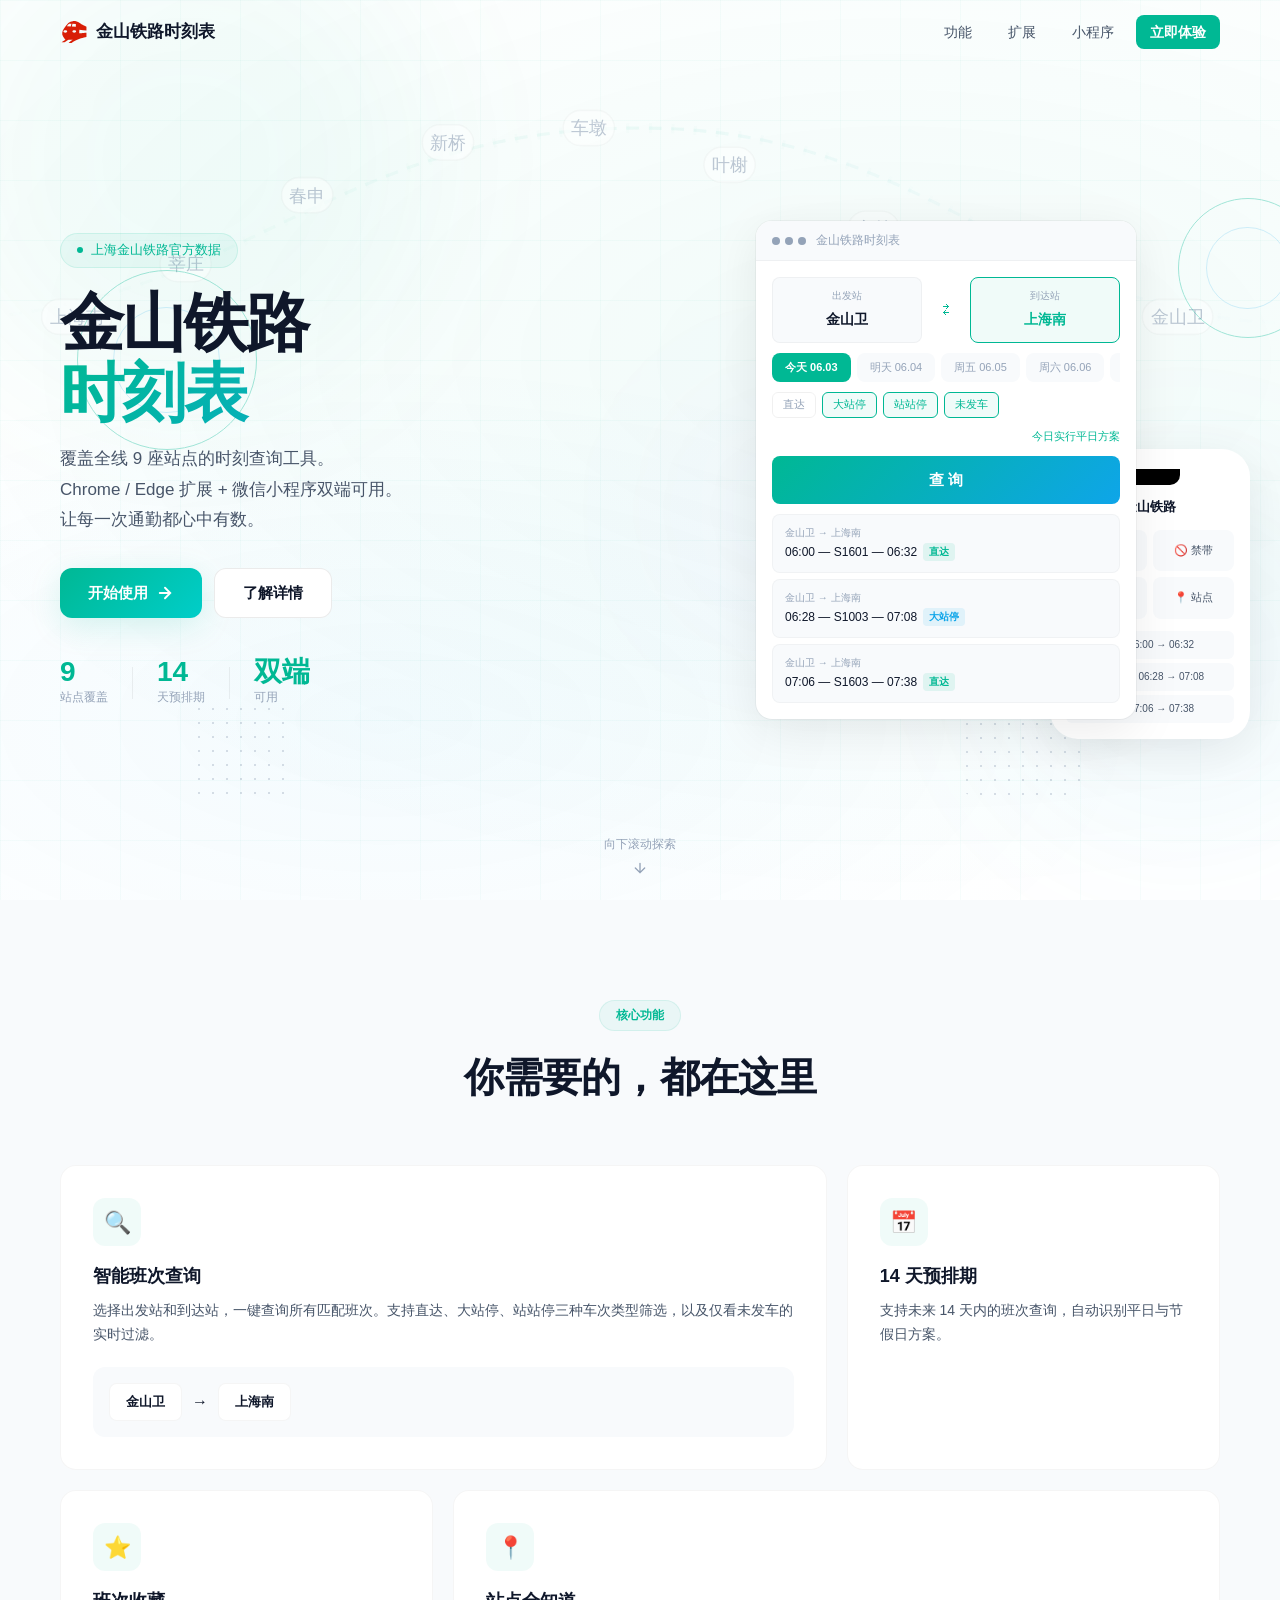
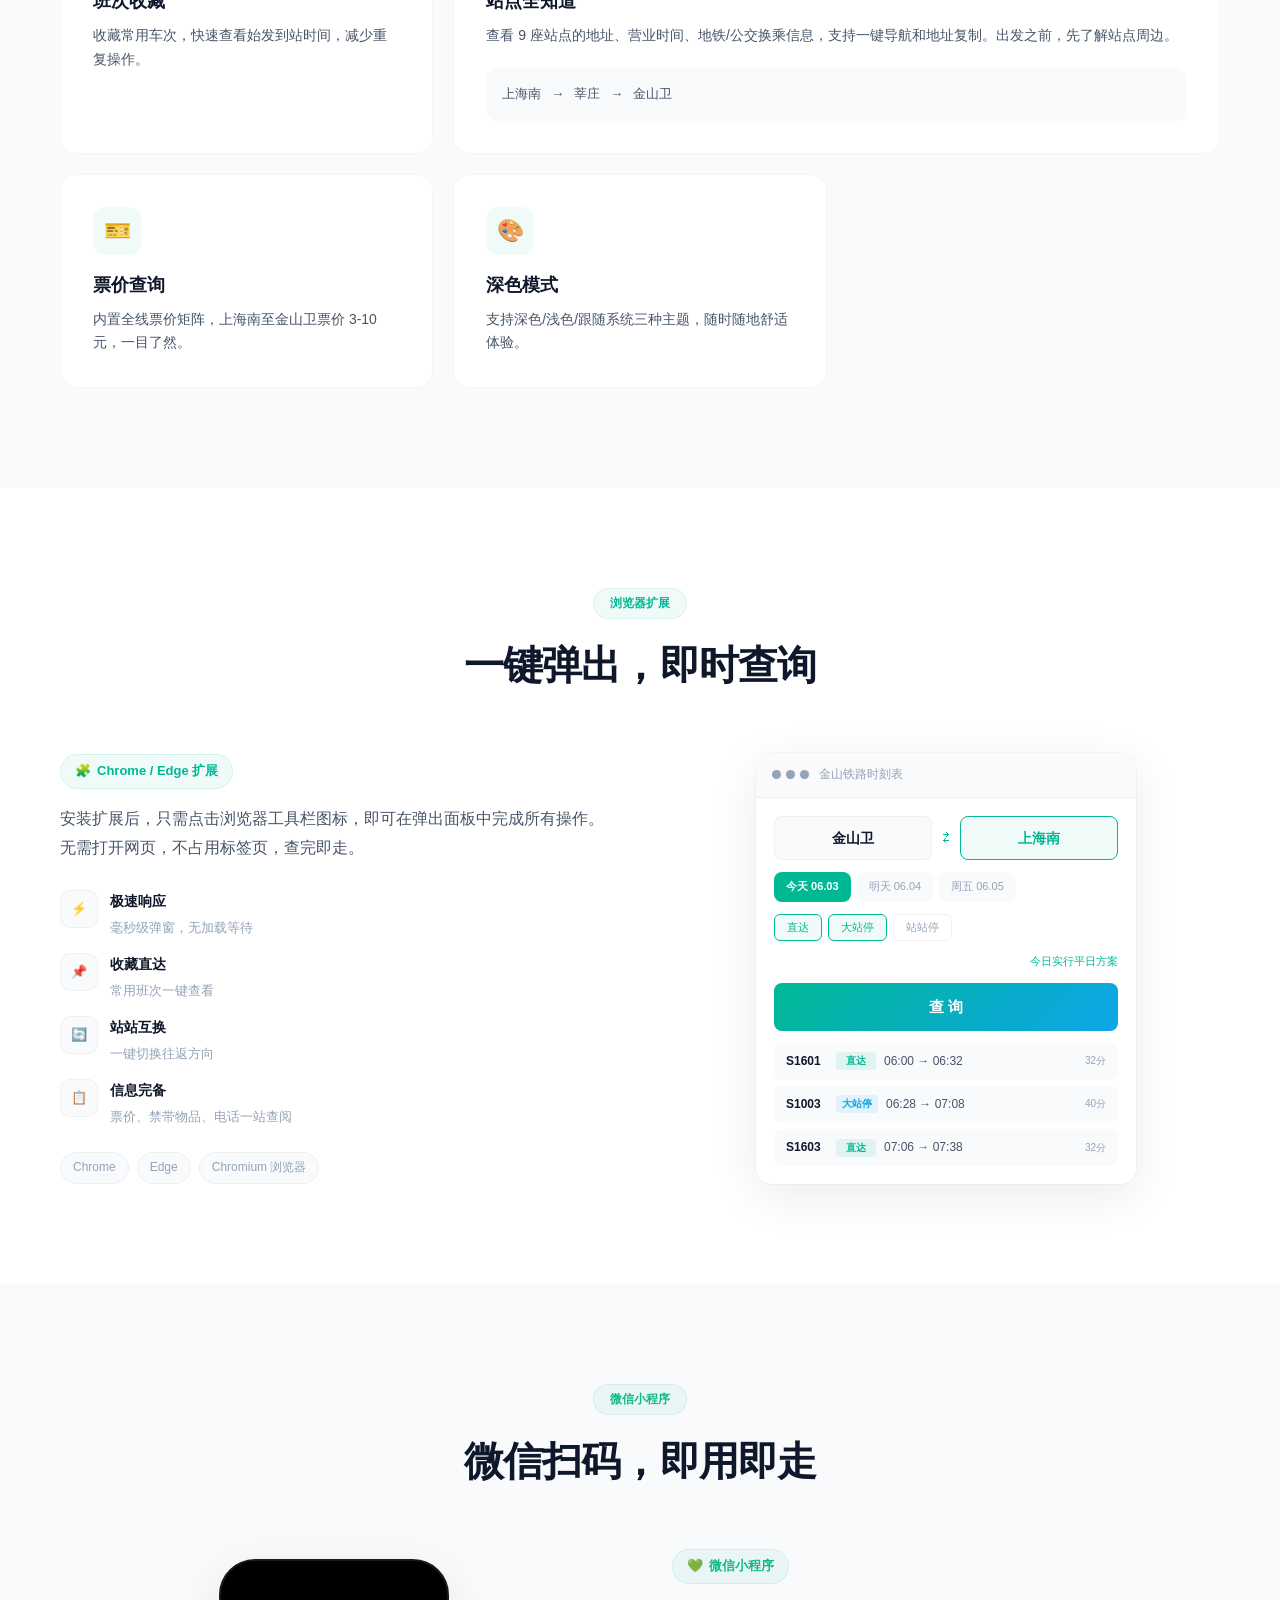
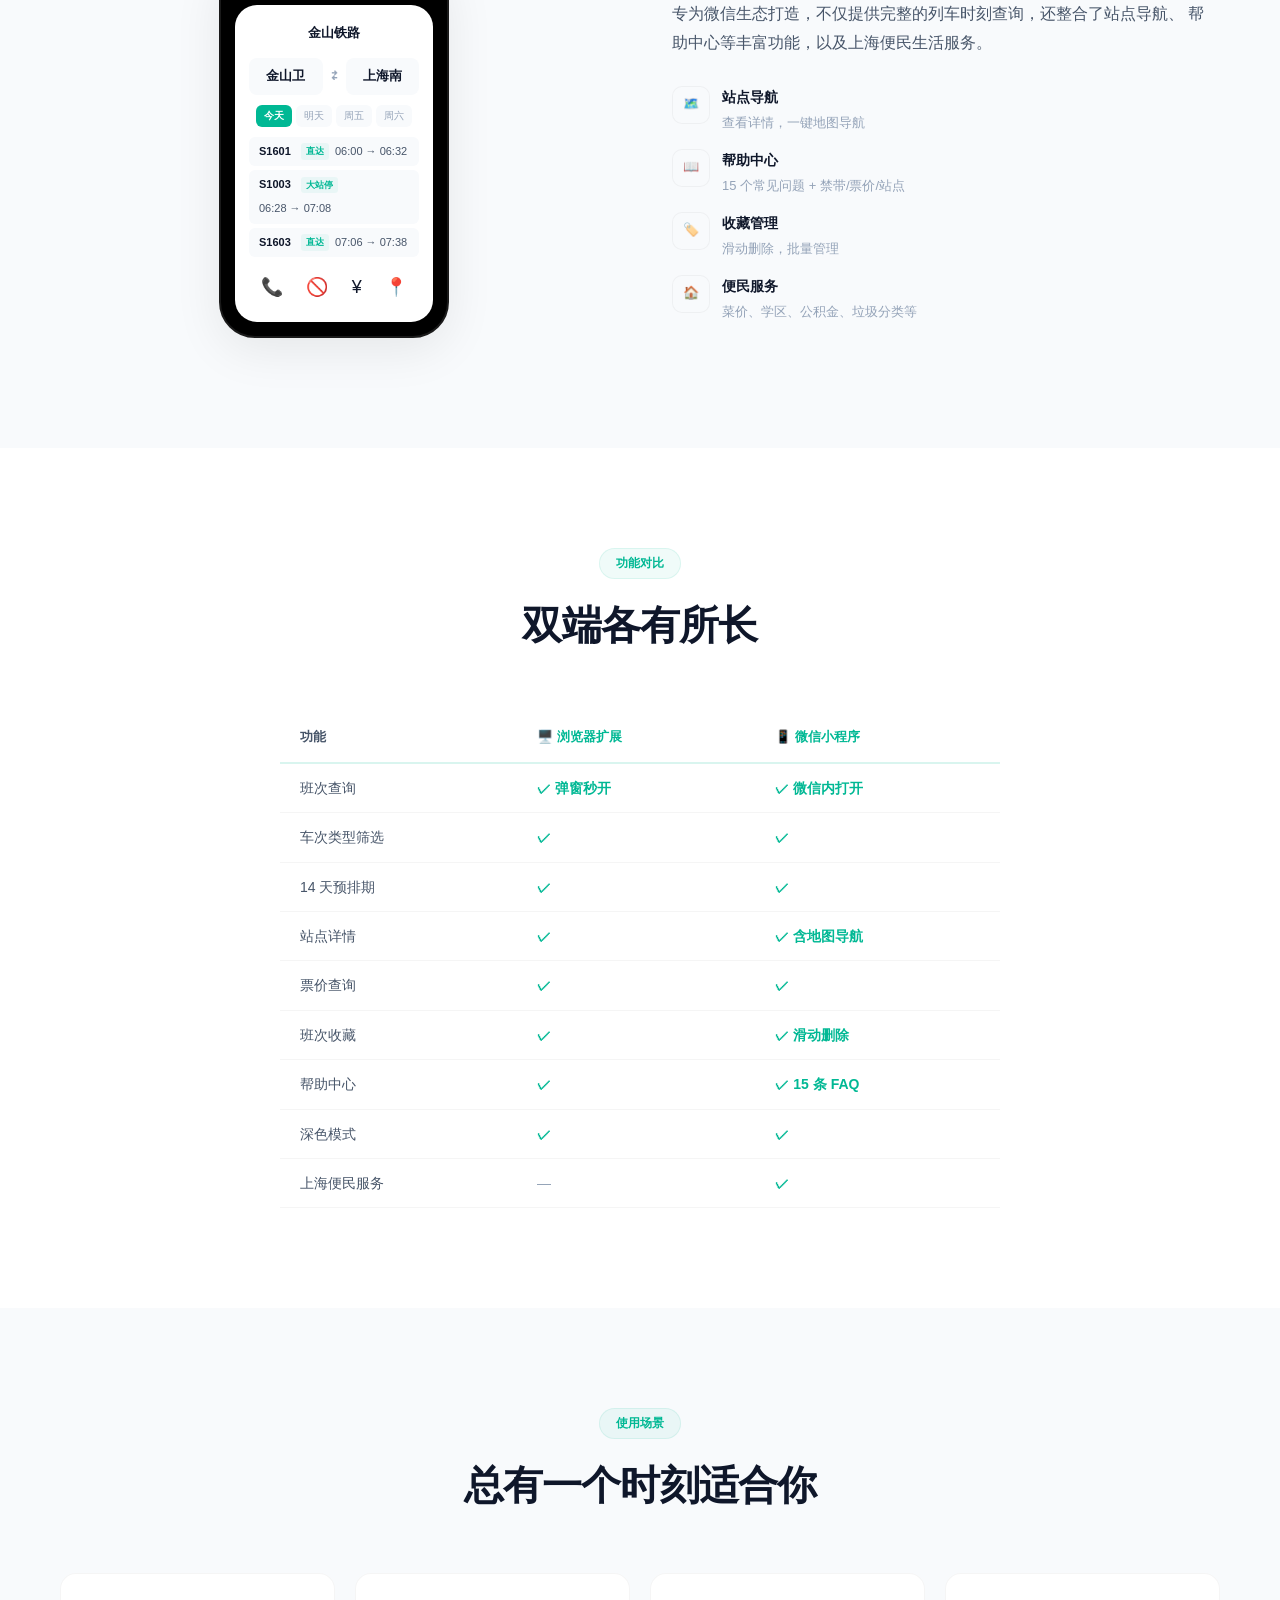
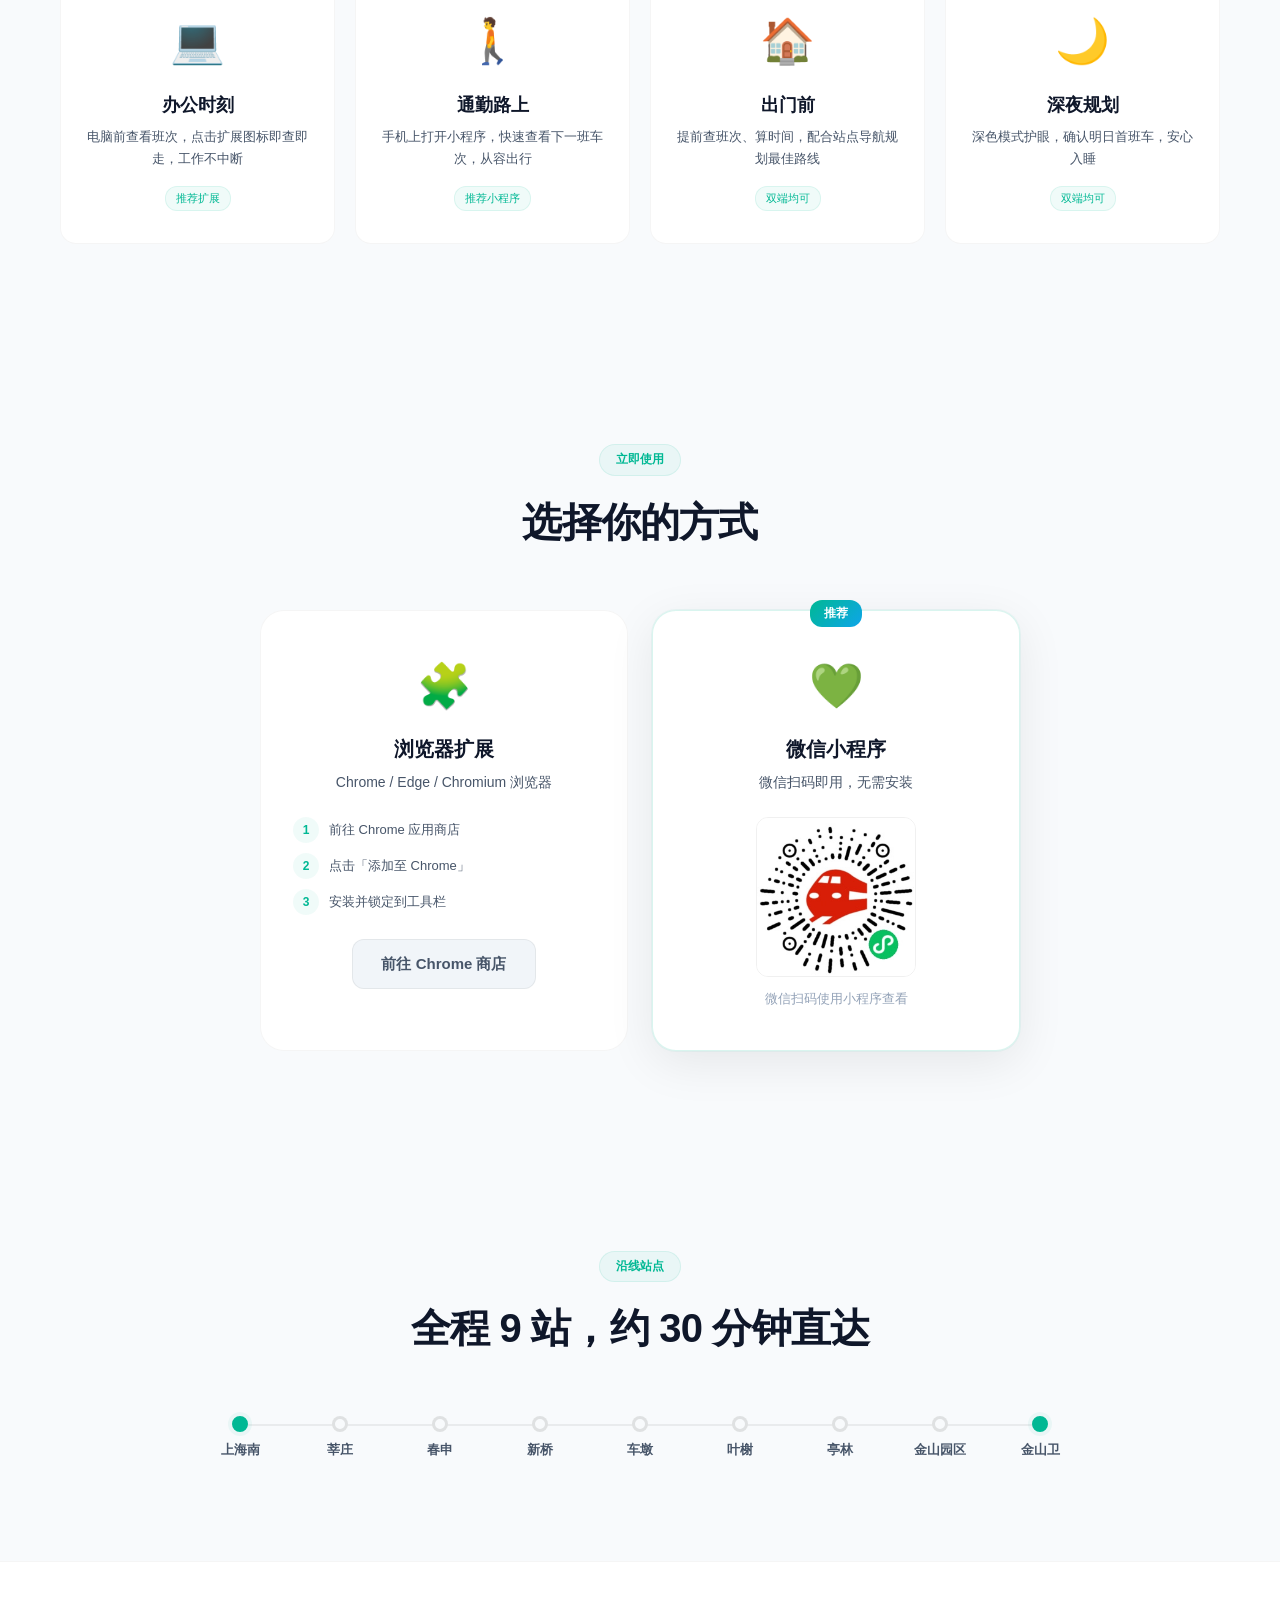
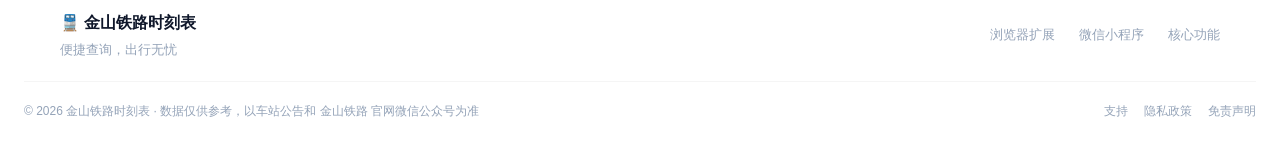
<file: index.html>
<!DOCTYPE html>
<html lang="zh-CN">
<head>
  <meta charset="UTF-8">
  <meta name="viewport" content="width=device-width, initial-scale=1.0">
  <title>金山铁路时刻表 - 上海金山线 | 市域小火车班次查询工具</title>
  <meta name="description" content="金山铁路时刻表（上海金山线/市域金山线）列车班次查询工具。快速查询上海南、莘庄、春申、新桥、车墩、叶榭、亭林、金山园区至金山卫的列车时刻、票价、站点详情。支持 Chrome/Edge 浏览器扩展和微信小程序双端使用。">
  <meta name="keywords" content="金山铁路时刻表,上海金山线时刻表,市域金山线时刻表,市域小火车时刻表,金山铁路,金山线,市域铁路,列车班次查询,上海南至金山卫,亭林站,新桥站,上海南站,莘庄站,车墩站,叶榭站,春申站,金山卫站,金山园区站,小火车,班次">
  <meta name="author" content="金山铁路时刻表">
  <meta name="robots" content="index, follow">
  <link rel="canonical" href="https://jinshan.m9ai.work/">
  <link rel="icon" type="image/svg+xml" href="assets/logo.svg">

  <!-- Open Graph -->
  <meta property="og:title" content="金山铁路时刻表 - 上海金山线 | 市域小火车班次查询工具">
  <meta property="og:description" content="快速查询上海南至金山卫全线9站列车时刻表。覆盖直达、大站停、站站停三种车次类型，支持14天预排期查询。Chrome/Edge 扩展 + 微信小程序双端可用。">
  <meta property="og:url" content="https://jinshan.m9ai.work/">
  <meta property="og:type" content="website">
  <meta property="og:site_name" content="金山铁路时刻表">
  <meta property="og:locale" content="zh_CN">

  <!-- Twitter Card -->
  <meta name="twitter:card" content="summary">
  <meta name="twitter:title" content="金山铁路时刻表 - 上海金山线班次查询工具">
  <meta name="twitter:description" content="快速查询金山铁路全线9站列车时刻表，支持浏览器扩展和微信小程序。">

  <!-- JSON-LD 结构化数据 -->
  <script type="application/ld+json">
  {
    "@context": "https://schema.org",
    "@type": "WebApplication",
    "name": "金山铁路时刻表",
    "alternateName": ["上海金山线时刻表", "市域金山线时刻表", "市域小火车时刻表"],
    "url": "https://jinshan.m9ai.work/",
    "description": "金山铁路（上海金山线/市域金山线）列车时刻表查询工具，覆盖上海南、莘庄、春申、新桥、车墩、叶榭、亭林、金山园区、金山卫9座站点，支持直达/大站停/站站停车次筛选，提供14天预排期查询。",
    "applicationCategory": "TravelApplication",
    "operatingSystem": "Web, Android, iOS, Chrome, Edge",
    "offers": {
      "@type": "Offer",
      "price": "0",
      "priceCurrency": "CNY"
    },
    "browserRequirements": "Requires Chrome or Edge for browser extension"
  }
  </script>
  <script type="application/ld+json">
  {
    "@context": "https://schema.org",
    "@type": "Organization",
    "name": "金山铁路时刻表",
    "url": "https://jinshan.m9ai.work/",
    "logo": "https://jinshan.m9ai.work/assets/logo.svg"
  }
  </script>

  <link rel="sitemap" type="application/xml" title="Sitemap" href="/sitemap.xml">
  <link rel="stylesheet" href="style.css">
</head>
<body>
  <!-- ===== 背景网格 ===== -->
    <div class="bg-grid"></div>

  <!-- 第一屏背景装饰 -->
  <div class="hero-decorations" aria-hidden="true">
    <div class="hd-blob blob-1"></div>
    <div class="hd-blob blob-2"></div>
    <div class="hd-blob blob-3"></div>
    <!-- 轨道 SVG -->
    <svg class="hd-track" viewBox="0 0 800 300" fill="none">
      <path d="M-50,200 C150,200 200,80 400,80 C600,80 650,220 850,200" stroke="url(#trackGrad)" stroke-width="2" stroke-dasharray="8 6" opacity="0.25"/>
      <path d="M-50,200 C150,200 200,80 400,80 C600,80 650,220 850,200" stroke="url(#trackGrad)" stroke-width="6" stroke-dasharray="2 12" opacity="0.08"/>
      <!-- 车站节点（沿轨道精确分布） -->
      <g font-size="11" fill="var(--text-3)" text-anchor="middle">
        <!-- 上海南 (贝塞尔 t≈0.12) -->
        <rect x="26" y="187" width="44" height="22" rx="11" fill="rgba(255,255,255,0.7)" stroke="rgba(0,0,0,0.04)"/>
        <text x="48" y="202">上海南</text>
        <!-- 莘庄 (t≈0.25) -->
        <rect x="100" y="154" width="32" height="22" rx="11" fill="rgba(255,255,255,0.7)" stroke="rgba(0,0,0,0.04)"/>
        <text x="116" y="169">莘庄</text>
        <!-- 春申 (t≈0.38) -->
        <rect x="176" y="111" width="32" height="22" rx="11" fill="rgba(255,255,255,0.7)" stroke="rgba(0,0,0,0.04)"/>
        <text x="192" y="126">春申</text>
        <!-- 新桥 (t≈0.50) -->
        <rect x="264" y="78" width="32" height="22" rx="11" fill="rgba(255,255,255,0.7)" stroke="rgba(0,0,0,0.04)"/>
        <text x="280" y="93">新桥</text>
        <!-- 车墩 (t≈0.62) -->
        <rect x="352" y="69" width="32" height="22" rx="11" fill="rgba(255,255,255,0.7)" stroke="rgba(0,0,0,0.04)"/>
        <text x="368" y="84">车墩</text>
        <!-- 叶榭 (t≈0.75) -->
        <rect x="440" y="92" width="32" height="22" rx="11" fill="rgba(255,255,255,0.7)" stroke="rgba(0,0,0,0.04)"/>
        <text x="456" y="107">叶榭</text>
        <!-- 亭林 (t≈0.88 第二段) -->
        <rect x="530" y="132" width="32" height="22" rx="11" fill="rgba(255,255,255,0.7)" stroke="rgba(0,0,0,0.04)"/>
        <text x="546" y="147">亭林</text>
        <!-- 金山园区 (≈x:80%) -->
        <rect x="618" y="172" width="56" height="22" rx="11" fill="rgba(255,255,255,0.7)" stroke="rgba(0,0,0,0.04)"/>
        <text x="646" y="187">金山园区</text>
        <!-- 金山卫 (≈x:92%) -->
        <rect x="714" y="187" width="44" height="22" rx="11" fill="rgba(255,255,255,0.7)" stroke="rgba(0,0,0,0.04)"/>
        <text x="736" y="202">金山卫</text>
      </g>
      <!-- 小列车 logo（在车站之上） -->
      <image class="hd-train" href="assets/logo.svg" x="-16" y="-16" width="32" height="32" opacity="0.5"/>
      <defs>
        <linearGradient id="trackGrad" x1="0%" y1="0%" x2="100%" y2="0%">
          <stop offset="0%" stop-color="var(--brand)" stop-opacity="0"/>
          <stop offset="50%" stop-color="var(--brand)" stop-opacity="0.4"/>
          <stop offset="100%" stop-color="var(--accent)" stop-opacity="0"/>
        </linearGradient>
      </defs>
    </svg>
    <!-- 几何漂浮 -->
    <div class="hd-shape shape-ring" style="--x:6%;--y:30%;--size:180px;--dur:18s;--delay:0s;"></div>
    <div class="hd-shape shape-ring" style="--x:92%;--y:22%;--size:140px;--dur:22s;--delay:-5s;"></div>
    <div class="hd-shape shape-dots" style="--x:75%;--y:75%;--size:120px;--dur:20s;--delay:-8s;"></div>
    <div class="hd-shape shape-dots" style="--x:15%;--y:78%;--size:100px;--dur:24s;--delay:-12s;"></div>
  </div>

  <!-- ===== 导航 ===== -->
  <nav class="nav" id="nav">
    <div class="nav-container">
      <a href="#" class="nav-brand">
        <span class="nav-brand-icon"><img src="assets/logo.svg" alt="logo" class="nav-logo-img"></span>
        <span class="nav-brand-text">金山铁路时刻表</span>
      </a>
      <div class="nav-links">
        <a href="#features">功能</a>
        <a href="#extension">扩展</a>
        <a href="#miniprogram">小程序</a>
        <a href="#download" class="nav-cta">立即体验</a>
      </div>
    </div>
  </nav>

  <!-- ===== Hero ===== -->
  <section class="hero">
    <div class="hero-container">
      <div class="hero-left">
        <div class="hero-tag">
          <span class="hero-tag-dot"></span>
          上海金山铁路官方数据
        </div>
        <h1 class="hero-title">
          金山铁路
          <span class="hero-title-accent">时刻表</span>
        </h1>
        <p class="hero-desc">
          覆盖全线 9 座站点的时刻查询工具。<br>
          Chrome / Edge 扩展 + 微信小程序双端可用。<br>
          让每一次通勤都心中有数。
        </p>
        <div class="hero-btns">
          <a href="#download" class="btn btn-primary">
            <span>开始使用</span>
            <svg width="18" height="18" viewBox="0 0 24 24" fill="none" stroke="currentColor" stroke-width="2.5" stroke-linecap="round"><path d="M5 12h14M12 5l7 7-7 7"/></svg>
          </a>
          <a href="#extension" class="btn btn-ghost">了解详情</a>
        </div>
        <div class="hero-meta">
          <div class="hero-meta-item">
            <span class="hero-meta-num" data-target="9">0</span>
            <span class="hero-meta-label">站点覆盖</span>
          </div>
          <div class="hero-meta-sep"></div>
          <div class="hero-meta-item">
            <span class="hero-meta-num" data-target="14">0</span>
            <span class="hero-meta-label">天预排期</span>
          </div>
          <div class="hero-meta-sep"></div>
          <div class="hero-meta-item">
            <span class="hero-meta-num">双端</span>
            <span class="hero-meta-label">可用</span>
          </div>
        </div>
      </div>

      <div class="hero-right">
        <div class="hero-screenshot hero-screenshot-main">
          <div class="ss-header">
            <div class="ss-dots"><i></i><i></i><i></i></div>
            <span>金山铁路时刻表</span>
          </div>
          <div class="ss-body">
            <div class="ss-stations">
              <div class="ss-station">
                <span class="ss-st-label">出发站</span>
                <span class="ss-st-name">金山卫</span>
              </div>
              <div class="ss-swap">⇄</div>
              <div class="ss-station active">
                <span class="ss-st-label">到达站</span>
                <span class="ss-st-name">上海南</span>
              </div>
            </div>
            <div class="ss-dates">
              <span class="ss-date active">今天 06.03</span>
              <span class="ss-date">明天 06.04</span>
              <span class="ss-date">周五 06.05</span>
              <span class="ss-date">周六 06.06</span>
              <span class="ss-date">周日 06.07</span>
            </div>
            <div class="ss-filters">
              <span class="ss-filter">直达</span>
              <span class="ss-filter active">大站停</span>
              <span class="ss-filter active">站站停</span>
              <span class="ss-filter active">未发车</span>
            </div>
            <div class="ss-scheme">今日实行平日方案</div>
            <div class="ss-search-btn">查 询</div>
            <div class="ss-results">
              <div class="ss-result">
                <span class="ss-r-st">金山卫 → 上海南</span>
                <span class="ss-r-info">06:00 — S1601 — 06:32 <em class="tag tag-dir">直达</em></span>
              </div>
              <div class="ss-result">
                <span class="ss-r-st">金山卫 → 上海南</span>
                <span class="ss-r-info">06:28 — S1003 — 07:08 <em class="tag tag-exp">大站停</em></span>
              </div>
              <div class="ss-result">
                <span class="ss-r-st">金山卫 → 上海南</span>
                <span class="ss-r-info">07:06 — S1603 — 07:38 <em class="tag tag-dir">直达</em></span>
              </div>
            </div>
          </div>
        </div>
        <div class="hero-screenshot hero-screenshot-phone">
          <div class="phone-notch"></div>
          <div class="phone-title">金山铁路</div>
          <div class="phone-grid">
            <div class="phone-cell">📞 电话</div>
            <div class="phone-cell">🚫 禁带</div>
            <div class="phone-cell">¥ 票价</div>
            <div class="phone-cell">📍 站点</div>
          </div>
          <div class="phone-list">
            <div>S1601 直达 06:00 → 06:32</div>
            <div>S1003 大站停 06:28 → 07:08</div>
            <div>S1603 直达 07:06 → 07:38</div>
          </div>
        </div>
      </div>
    </div>

    <!-- 滚动提示 -->
    <div class="scroll-hint">
      <span>向下滚动探索</span>
      <svg width="16" height="16" viewBox="0 0 24 24" fill="none" stroke="currentColor" stroke-width="2" stroke-linecap="round"><path d="M12 5v14M5 12l7 7 7-7"/></svg>
    </div>
  </section>

  <!-- ===== 功能亮点 ===== -->
  <section class="section section-dark" id="features">
    <div class="container">
      <div class="section-header">
        <span class="section-tag">核心功能</span>
        <h2 class="section-title">你需要的，都在这里</h2>
      </div>

      <div class="bento-grid">
        <div class="bento-card bento-card-lg">
          <div class="bento-icon">🔍</div>
          <h3>智能班次查询</h3>
          <p>选择出发站和到达站，一键查询所有匹配班次。支持直达、大站停、站站停三种车次类型筛选，以及仅看未发车的实时过滤。</p>
          <div class="bento-visual bento-visual-search">
            <div class="bv-station">金山卫</div>
            <span>→</span>
            <div class="bv-station">上海南</div>
          </div>
        </div>

        <div class="bento-card">
          <div class="bento-icon">📅</div>
          <h3>14 天预排期</h3>
          <p>支持未来 14 天内的班次查询，自动识别平日与节假日方案。</p>
        </div>

        <div class="bento-card">
          <div class="bento-icon">⭐</div>
          <h3>班次收藏</h3>
          <p>收藏常用车次，快速查看始发到站时间，减少重复操作。</p>
        </div>

        <div class="bento-card bento-card-lg">
          <div class="bento-icon">📍</div>
          <h3>站点全知道</h3>
          <p>查看 9 座站点的地址、营业时间、地铁/公交换乘信息，支持一键导航和地址复制。出发之前，先了解站点周边。</p>
          <div class="bento-visual bento-visual-stations">
            <span>上海南</span><span>→</span><span>莘庄</span><span>→</span><span>金山卫</span>
          </div>
        </div>

        <div class="bento-card">
          <div class="bento-icon">🎫</div>
          <h3>票价查询</h3>
          <p>内置全线票价矩阵，上海南至金山卫票价 3-10 元，一目了然。</p>
        </div>

        <div class="bento-card">
          <div class="bento-icon">🎨</div>
          <h3>深色模式</h3>
          <p>支持深色/浅色/跟随系统三种主题，随时随地舒适体验。</p>
        </div>
      </div>
    </div>
  </section>

  <!-- ===== 浏览器扩展 ===== -->
  <section class="section" id="extension">
    <div class="container">
      <div class="section-header">
        <span class="section-tag">浏览器扩展</span>
        <h2 class="section-title">一键弹出，即时查询</h2>
      </div>

      <div class="showcase">
        <div class="showcase-text">
          <div class="showcase-badge">
            <span>🧩</span>
            Chrome / Edge 扩展
          </div>
          <p class="showcase-desc">
            安装扩展后，只需点击浏览器工具栏图标，即可在弹出面板中完成所有操作。
            无需打开网页，不占用标签页，查完即走。
          </p>
          <div class="showcase-features">
            <div class="sf-item">
              <span class="sf-icon">⚡</span>
              <div>
                <strong>极速响应</strong>
                <span>毫秒级弹窗，无加载等待</span>
              </div>
            </div>
            <div class="sf-item">
              <span class="sf-icon">📌</span>
              <div>
                <strong>收藏直达</strong>
                <span>常用班次一键查看</span>
              </div>
            </div>
            <div class="sf-item">
              <span class="sf-icon">🔄</span>
              <div>
                <strong>站站互换</strong>
                <span>一键切换往返方向</span>
              </div>
            </div>
            <div class="sf-item">
              <span class="sf-icon">📋</span>
              <div>
                <strong>信息完备</strong>
                <span>票价、禁带物品、电话一站查阅</span>
              </div>
            </div>
          </div>
          <div class="showcase-tags">
            <span>Chrome</span>
            <span>Edge</span>
            <span>Chromium 浏览器</span>
          </div>
        </div>

        <div class="showcase-visual">
          <div class="ext-window">
            <div class="ext-bar">
              <span class="ext-dots"><i></i><i></i><i></i></span>
              <span class="ext-title">金山铁路时刻表</span>
            </div>
            <div class="ext-body">
              <div class="ext-row ext-stations">
                <div>金山卫</div>
                <span>⇄</span>
                <div class="on">上海南</div>
              </div>
              <div class="ext-row ext-dates">
                <span class="on">今天 06.03</span>
                <span>明天 06.04</span>
                <span>周五 06.05</span>
              </div>
              <div class="ext-row ext-filters">
                <span class="on">直达</span>
                <span class="on">大站停</span>
                <span>站站停</span>
              </div>
              <div class="ext-scheme">今日实行平日方案</div>
              <div class="ext-btn">查 询</div>
              <div class="ext-list">
                <div><b>S1601</b><em class="dir">直达</em><span>06:00 → 06:32</span><small>32分</small></div>
                <div><b>S1003</b><em class="exp">大站停</em><span>06:28 → 07:08</span><small>40分</small></div>
                <div><b>S1603</b><em class="dir">直达</em><span>07:06 → 07:38</span><small>32分</small></div>
              </div>
            </div>
          </div>
        </div>
      </div>
    </div>
  </section>

  <!-- ===== 微信小程序 ===== -->
  <section class="section section-dark" id="miniprogram">
    <div class="container">
      <div class="section-header">
        <span class="section-tag section-tag-green">微信小程序</span>
        <h2 class="section-title">微信扫码，即用即走</h2>
      </div>

      <div class="showcase showcase-reverse">
        <div class="showcase-text">
          <div class="showcase-badge showcase-badge-green">
            <span>💚</span>
            微信小程序
          </div>
          <p class="showcase-desc">
            专为微信生态打造，不仅提供完整的列车时刻查询，还整合了站点导航、
            帮助中心等丰富功能，以及上海便民生活服务。
          </p>
          <div class="showcase-features">
            <div class="sf-item">
              <span class="sf-icon">🗺️</span>
              <div>
                <strong>站点导航</strong>
                <span>查看详情，一键地图导航</span>
              </div>
            </div>
            <div class="sf-item">
              <span class="sf-icon">📖</span>
              <div>
                <strong>帮助中心</strong>
                <span>15 个常见问题 + 禁带/票价/站点</span>
              </div>
            </div>
            <div class="sf-item">
              <span class="sf-icon">🏷️</span>
              <div>
                <strong>收藏管理</strong>
                <span>滑动删除，批量管理</span>
              </div>
            </div>
            <div class="sf-item">
              <span class="sf-icon">🏠</span>
              <div>
                <strong>便民服务</strong>
                <span>菜价、学区、公积金、垃圾分类等</span>
              </div>
            </div>
          </div>
        </div>

        <div class="showcase-visual">
          <div class="phone-device">
            <div class="phone-notch"></div>
            <div class="phone-screen">
              <div class="phone-nav">金山铁路</div>
              <div class="phone-stations">
                <div>金山卫</div>
                <span>⇄</span>
                <div>上海南</div>
              </div>
              <div class="phone-dates">
                <span class="on">今天</span>
                <span>明天</span>
                <span>周五</span>
                <span>周六</span>
              </div>
              <div class="phone-card">
                <div><b>S1601</b><em>直达</em><span>06:00 → 06:32</span></div>
                <div><b>S1003</b><em>大站停</em><span>06:28 → 07:08</span></div>
                <div><b>S1603</b><em>直达</em><span>07:06 → 07:38</span></div>
              </div>
              <div class="phone-icons">
                <span>📞</span><span>🚫</span><span>¥</span><span>📍</span>
              </div>
            </div>
          </div>
        </div>
      </div>
    </div>
  </section>

  <!-- ===== 对比 ===== -->
  <section class="section" id="compare">
    <div class="container">
      <div class="section-header">
        <span class="section-tag">功能对比</span>
        <h2 class="section-title">双端各有所长</h2>
      </div>

      <div class="compare-wrap">
        <table class="compare-table">
          <thead>
            <tr>
              <th>功能</th>
              <th>🖥️ 浏览器扩展</th>
              <th>📱 微信小程序</th>
            </tr>
          </thead>
          <tbody>
            <tr><td>班次查询</td><td class="yes">✓ 弹窗秒开</td><td class="yes">✓ 微信内打开</td></tr>
            <tr><td>车次类型筛选</td><td class="yes">✓</td><td class="yes">✓</td></tr>
            <tr><td>14 天预排期</td><td class="yes">✓</td><td class="yes">✓</td></tr>
            <tr><td>站点详情</td><td class="yes">✓</td><td class="yes">✓ 含地图导航</td></tr>
            <tr><td>票价查询</td><td class="yes">✓</td><td class="yes">✓</td></tr>
            <tr><td>班次收藏</td><td class="yes">✓</td><td class="yes">✓ 滑动删除</td></tr>
            <tr><td>帮助中心</td><td class="yes">✓</td><td class="yes">✓ 15 条 FAQ</td></tr>
            <tr><td>深色模式</td><td class="yes">✓</td><td class="yes">✓</td></tr>
            <tr><td>上海便民服务</td><td class="no">—</td><td class="yes">✓</td></tr>
          </tbody>
        </table>
      </div>
    </div>
  </section>

  <!-- ===== 使用场景 ===== -->
  <section class="section section-dark" id="scenarios">
    <div class="container">
      <div class="section-header">
        <span class="section-tag">使用场景</span>
        <h2 class="section-title">总有一个时刻适合你</h2>
      </div>

      <div class="scenario-grid">
        <div class="scenario-card">
          <div class="scenario-icon">💻</div>
          <h3>办公时刻</h3>
          <p>电脑前查看班次，点击扩展图标即查即走，工作不中断</p>
          <span class="scenario-tag">推荐扩展</span>
        </div>
        <div class="scenario-card">
          <div class="scenario-icon">🚶</div>
          <h3>通勤路上</h3>
          <p>手机上打开小程序，快速查看下一班车次，从容出行</p>
          <span class="scenario-tag">推荐小程序</span>
        </div>
        <div class="scenario-card">
          <div class="scenario-icon">🏠</div>
          <h3>出门前</h3>
          <p>提前查班次、算时间，配合站点导航规划最佳路线</p>
          <span class="scenario-tag">双端均可</span>
        </div>
        <div class="scenario-card">
          <div class="scenario-icon">🌙</div>
          <h3>深夜规划</h3>
          <p>深色模式护眼，确认明日首班车，安心入睡</p>
          <span class="scenario-tag">双端均可</span>
        </div>
      </div>
    </div>
  </section>

  <!-- ===== 下载 ===== -->
  <section class="section cta-section" id="download">
    <div class="container">
      <div class="section-header">
        <span class="section-tag">立即使用</span>
        <h2 class="section-title">选择你的方式</h2>
      </div>

      <div class="cta-grid">
        <div class="cta-card">
          <div class="cta-card-icon">🧩</div>
          <h3>浏览器扩展</h3>
          <p>Chrome / Edge / Chromium 浏览器</p>
          <div class="cta-steps">
            <div><span>1</span>前往 Chrome 应用商店</div>
            <div><span>2</span>点击「添加至 Chrome」</div>
            <div><span>3</span>安装并锁定到工具栏</div>
          </div>
          <a class="btn btn-secondary" href="https://chromewebstore.google.com/detail/gbfgkabdggenhmhimffmibcocmdabbok" target="_blank">前往 Chrome 商店</a>
        </div>

        <div class="cta-card cta-card-highlight">
          <div class="cta-card-badge">推荐</div>
          <div class="cta-card-icon">💚</div>
          <h3>微信小程序</h3>
          <p>微信扫码即用，无需安装</p>
          <div class="cta-qr">
            <img src="assets/wechat_qr_code.jpg" alt="小程序码" onerror="this.style.display='none';this.nextElementSibling.style.display='block';">
            <div class="cta-qr-fallback" style="display:none;">
              <span>📱</span>二维码图片<br>请放入 assets/wechat_qr_code.jpg
            </div>
          </div>
          <div class="cta-qr-text">微信扫码使用小程序查看</div>
        </div>
      </div>
    </div>
  </section>

  <!-- ===== 站点 ===== -->
  <section class="section section-dark" id="stations">
    <div class="container">
      <div class="section-header">
        <span class="section-tag">沿线站点</span>
        <h2 class="section-title">全程 9 站，约 30 分钟直达</h2>
      </div>

      <div class="station-track">
        <div class="station-node">
          <div class="station-dot start"></div>
          <span>上海南</span>
        </div>
        <div class="station-node">
          <div class="station-dot"></div>
          <span>莘庄</span>
        </div>
        <div class="station-node">
          <div class="station-dot"></div>
          <span>春申</span>
        </div>
        <div class="station-node">
          <div class="station-dot"></div>
          <span>新桥</span>
        </div>
        <div class="station-node">
          <div class="station-dot"></div>
          <span>车墩</span>
        </div>
        <div class="station-node">
          <div class="station-dot"></div>
          <span>叶榭</span>
        </div>
        <div class="station-node">
          <div class="station-dot"></div>
          <span>亭林</span>
        </div>
        <div class="station-node">
          <div class="station-dot"></div>
          <span>金山园区</span>
        </div>
        <div class="station-node">
          <div class="station-dot end"></div>
          <span>金山卫</span>
        </div>
      </div>
    </div>
  </section>

  <!-- ===== 页脚 ===== -->
  <footer class="footer">
    <div class="container footer-inner">
      <div class="footer-brand">
        <span>🚆 金山铁路时刻表</span>
        <p>便捷查询，出行无忧</p>
      </div>
      <div class="footer-links">
        <a href="#extension">浏览器扩展</a>
        <a href="#miniprogram">微信小程序</a>
        <a href="#features">核心功能</a>
      </div>
    </div>
    <div class="footer-copy">
      <span>© 2026 金山铁路时刻表 · 数据仅供参考，以车站公告和 金山铁路 官网微信公众号为准</span>
      <span class="footer-copy-links">
        <a href="support.html">支持</a>
        <a href="privacy.html">隐私政策</a>
        <a href="disclaimer.html">免责声明</a>
      </span>
    </div>
  </footer>

  <script src="script.js"></script>
</body>
</html>
</file>
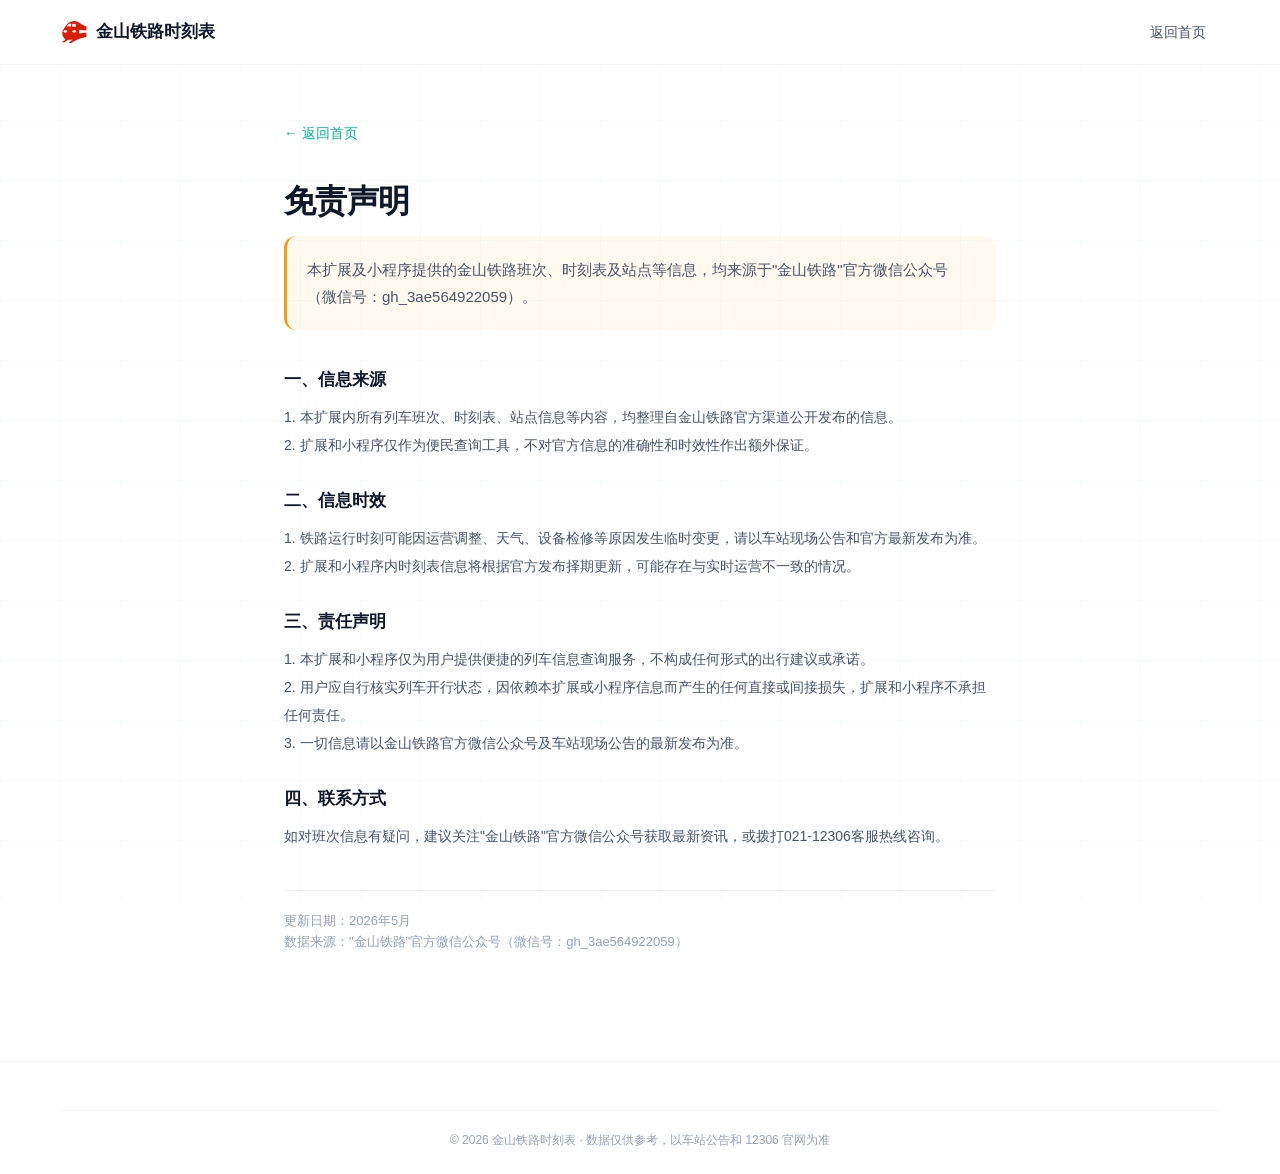
<file: disclaimer.html>
<!DOCTYPE html>
<html lang="zh-CN">
<head>
  <meta charset="UTF-8">
  <meta name="viewport" content="width=device-width, initial-scale=1.0">
  <title>免责声明 - 金山铁路时刻表</title>
  <meta name="description" content="金山铁路时刻表免责声明 - 时刻表数据整理自金山铁路官方公开信息，仅供参考。请以车站现场公告和金山铁路官方发布为准。">
  <meta name="robots" content="noindex, follow">
  <link rel="canonical" href="https://jinshan.m9ai.work/disclaimer.html">
  <meta property="og:title" content="免责声明 - 金山铁路时刻表">
  <meta property="og:description" content="金山铁路时刻表数据免责声明。数据来源说明及使用注意事项。">
  <meta property="og:url" content="https://jinshan.m9ai.work/disclaimer.html">
  <meta property="og:type" content="website">
  <meta property="og:site_name" content="金山铁路时刻表">
  <meta property="og:locale" content="zh_CN">
  <link rel="icon" type="image/svg+xml" href="assets/logo.svg">
  <link rel="stylesheet" href="style.css">
  <style>
    .page-content {
      max-width: 760px;
      margin: 0 auto;
      padding: 120px 24px 80px;
    }
    .page-content h1 {
      font-size: 32px;
      font-weight: 800;
      margin-bottom: 8px;
      letter-spacing: -0.02em;
    }
    .page-content .back-link {
      display: inline-flex;
      align-items: center;
      gap: 6px;
      font-size: 14px;
      color: var(--brand);
      margin-bottom: 32px;
      transition: opacity var(--t);
    }
    .page-content .back-link:hover { opacity: 0.7; }
    .page-content .intro {
      font-size: 15px;
      color: var(--text-2);
      line-height: 1.8;
      margin-bottom: 36px;
      padding: 20px;
      background: rgba(245,158,11,0.06);
      border-radius: var(--radius);
      border-left: 3px solid var(--warn);
    }
    .policy-section {
      margin-bottom: 28px;
    }
    .policy-section h3 {
      font-size: 17px;
      font-weight: 700;
      margin-bottom: 10px;
    }
    .policy-section p {
      font-size: 14px;
      color: var(--text-2);
      line-height: 2;
      white-space: pre-line;
    }
    .policy-date {
      margin-top: 40px;
      padding-top: 20px;
      border-top: 1px solid rgba(0,0,0,0.06);
      font-size: 13px;
      color: var(--text-3);
    }
    .policy-source {
      font-size: 13px;
      color: var(--text-3);
      margin-bottom: 28px;
    }
  </style>
</head>
<body>
  <div class="bg-grid"></div>
  <nav class="nav scrolled" id="nav">
    <div class="nav-container">
      <a href="index.html" class="nav-brand">
        <span class="nav-brand-icon"><img src="assets/logo.svg" alt="logo" class="nav-logo-img"></span>
        <span class="nav-brand-text">金山铁路时刻表</span>
      </a>
      <div class="nav-links">
        <a href="index.html">返回首页</a>
      </div>
    </div>
  </nav>

  <div class="page-content">
    <a href="index.html" class="back-link">← 返回首页</a>
    <h1>免责声明</h1>

    <div class="intro">
      本扩展及小程序提供的金山铁路班次、时刻表及站点等信息，均来源于"金山铁路"官方微信公众号（微信号：gh_3ae564922059）。
    </div>

    <div class="policy-section">
      <h3>一、信息来源</h3>
      <p>1. 本扩展内所有列车班次、时刻表、站点信息等内容，均整理自金山铁路官方渠道公开发布的信息。
2. 扩展和小程序仅作为便民查询工具，不对官方信息的准确性和时效性作出额外保证。</p>
    </div>

    <div class="policy-section">
      <h3>二、信息时效</h3>
      <p>1. 铁路运行时刻可能因运营调整、天气、设备检修等原因发生临时变更，请以车站现场公告和官方最新发布为准。
2. 扩展和小程序内时刻表信息将根据官方发布择期更新，可能存在与实时运营不一致的情况。</p>
    </div>

    <div class="policy-section">
      <h3>三、责任声明</h3>
      <p>1. 本扩展和小程序仅为用户提供便捷的列车信息查询服务，不构成任何形式的出行建议或承诺。
2. 用户应自行核实列车开行状态，因依赖本扩展或小程序信息而产生的任何直接或间接损失，扩展和小程序不承担任何责任。
3. 一切信息请以金山铁路官方微信公众号及车站现场公告的最新发布为准。</p>
    </div>

    <div class="policy-section">
      <h3>四、联系方式</h3>
      <p>如对班次信息有疑问，建议关注"金山铁路"官方微信公众号获取最新资讯，或拨打021-12306客服热线咨询。</p>
    </div>

    <div class="policy-date">更新日期：2026年5月</div>
    <div class="policy-source">数据来源："金山铁路"官方微信公众号（微信号：gh_3ae564922059）</div>
  </div>

  <footer class="footer">
    <div class="container">
      <div class="footer-copy" style="justify-content:center;">
        <span>© 2026 金山铁路时刻表 · 数据仅供参考，以车站公告和 12306 官网为准</span>
      </div>
    </div>
  </footer>
</body>
</html>
</file>
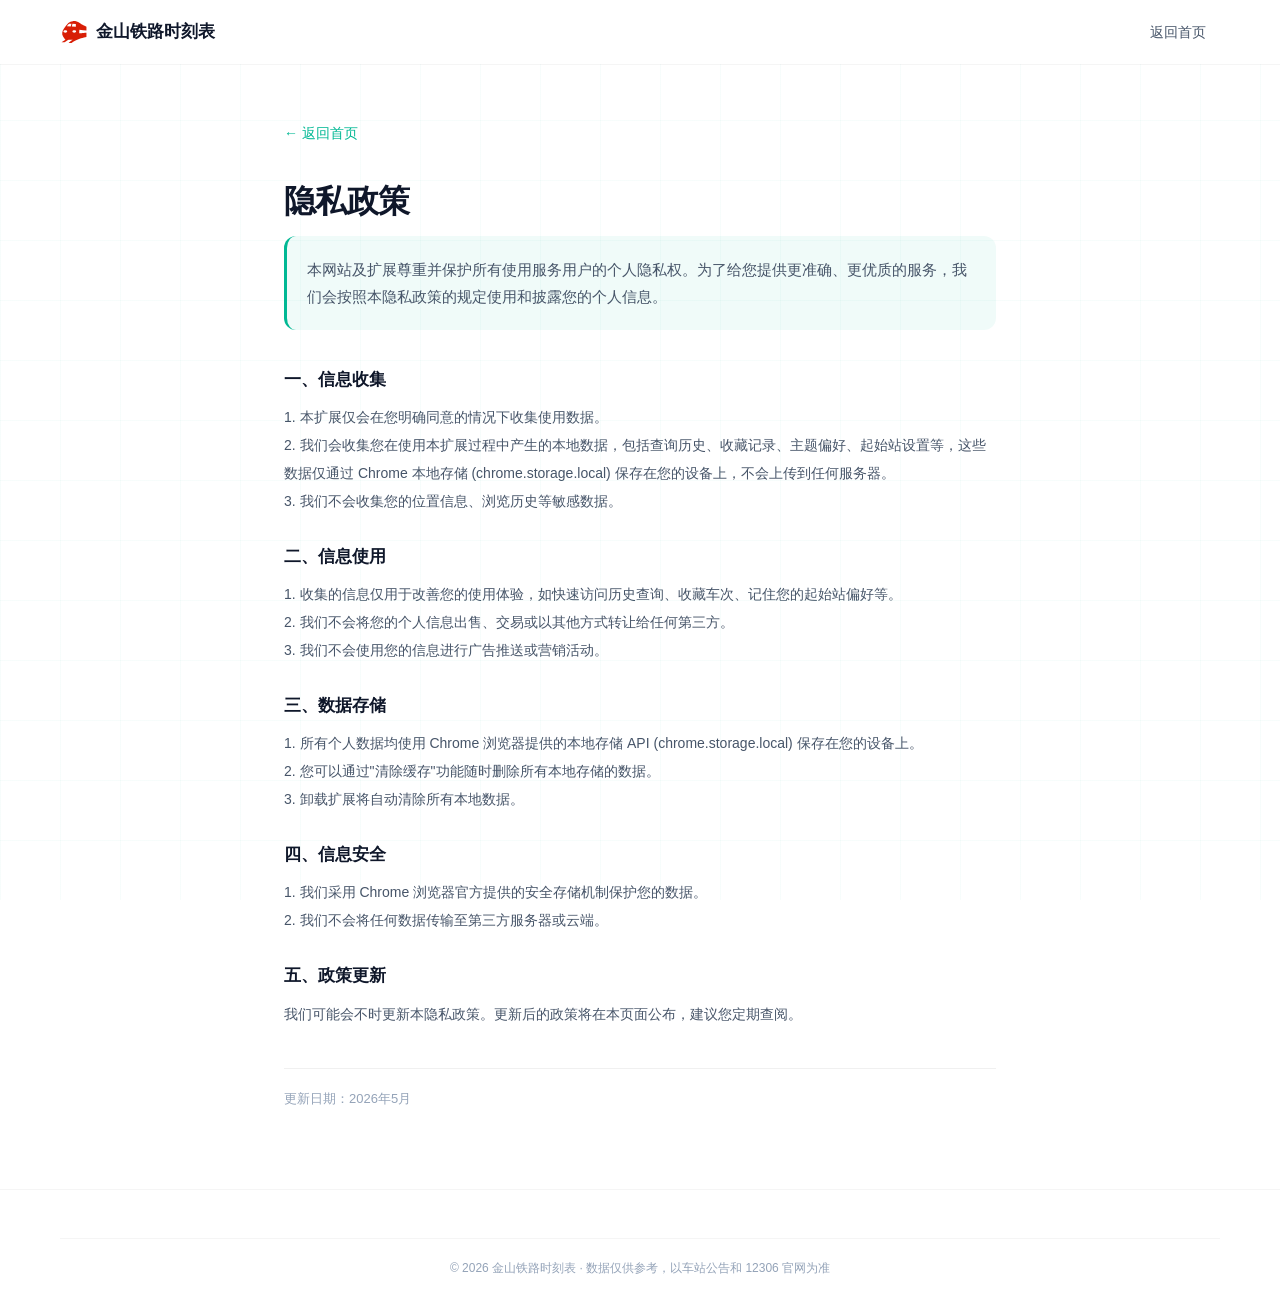
<file: privacy.html>
<!DOCTYPE html>
<html lang="zh-CN">
<head>
  <meta charset="UTF-8">
  <meta name="viewport" content="width=device-width, initial-scale=1.0">
  <title>隐私政策 - 金山铁路时刻表</title>
  <meta name="description" content="金山铁路时刻表隐私政策 - 详细了解我们在 Chrome/Edge 浏览器扩展和微信小程序中的数据收集与使用规则。所有数据均本地存储，不上传服务器。">
  <meta name="robots" content="noindex, follow">
  <link rel="canonical" href="https://jinshan.m9ai.work/privacy.html">
  <meta property="og:title" content="隐私政策 - 金山铁路时刻表">
  <meta property="og:description" content="详细了解金山铁路时刻表的数据收集与使用规则。">
  <meta property="og:url" content="https://jinshan.m9ai.work/privacy.html">
  <meta property="og:type" content="website">
  <meta property="og:site_name" content="金山铁路时刻表">
  <meta property="og:locale" content="zh_CN">
  <link rel="icon" type="image/svg+xml" href="assets/logo.svg">
  <link rel="stylesheet" href="style.css">
  <style>
    .page-content {
      max-width: 760px;
      margin: 0 auto;
      padding: 120px 24px 80px;
    }
    .page-content h1 {
      font-size: 32px;
      font-weight: 800;
      margin-bottom: 8px;
      letter-spacing: -0.02em;
    }
    .page-content .back-link {
      display: inline-flex;
      align-items: center;
      gap: 6px;
      font-size: 14px;
      color: var(--brand);
      margin-bottom: 32px;
      transition: opacity var(--t);
    }
    .page-content .back-link:hover { opacity: 0.7; }
    .page-content .intro {
      font-size: 15px;
      color: var(--text-2);
      line-height: 1.8;
      margin-bottom: 36px;
      padding: 20px;
      background: var(--brand-light);
      border-radius: var(--radius);
      border-left: 3px solid var(--brand);
    }
    .policy-section {
      margin-bottom: 28px;
    }
    .policy-section h3 {
      font-size: 17px;
      font-weight: 700;
      margin-bottom: 10px;
    }
    .policy-section p {
      font-size: 14px;
      color: var(--text-2);
      line-height: 2;
      white-space: pre-line;
    }
    .policy-date {
      margin-top: 40px;
      padding-top: 20px;
      border-top: 1px solid rgba(0,0,0,0.06);
      font-size: 13px;
      color: var(--text-3);
    }
  </style>
</head>
<body>
  <div class="bg-grid"></div>
  <nav class="nav scrolled" id="nav">
    <div class="nav-container">
      <a href="index.html" class="nav-brand">
        <span class="nav-brand-icon"><img src="assets/logo.svg" alt="logo" class="nav-logo-img"></span>
        <span class="nav-brand-text">金山铁路时刻表</span>
      </a>
      <div class="nav-links">
        <a href="index.html">返回首页</a>
      </div>
    </div>
  </nav>

  <div class="page-content">
    <a href="index.html" class="back-link">← 返回首页</a>
    <h1>隐私政策</h1>

    <div class="intro">
      本网站及扩展尊重并保护所有使用服务用户的个人隐私权。为了给您提供更准确、更优质的服务，我们会按照本隐私政策的规定使用和披露您的个人信息。
    </div>

    <div class="policy-section">
      <h3>一、信息收集</h3>
      <p>1. 本扩展仅会在您明确同意的情况下收集使用数据。
2. 我们会收集您在使用本扩展过程中产生的本地数据，包括查询历史、收藏记录、主题偏好、起始站设置等，这些数据仅通过 Chrome 本地存储 (chrome.storage.local) 保存在您的设备上，不会上传到任何服务器。
3. 我们不会收集您的位置信息、浏览历史等敏感数据。</p>
    </div>

    <div class="policy-section">
      <h3>二、信息使用</h3>
      <p>1. 收集的信息仅用于改善您的使用体验，如快速访问历史查询、收藏车次、记住您的起始站偏好等。
2. 我们不会将您的个人信息出售、交易或以其他方式转让给任何第三方。
3. 我们不会使用您的信息进行广告推送或营销活动。</p>
    </div>

    <div class="policy-section">
      <h3>三、数据存储</h3>
      <p>1. 所有个人数据均使用 Chrome 浏览器提供的本地存储 API (chrome.storage.local) 保存在您的设备上。
2. 您可以通过"清除缓存"功能随时删除所有本地存储的数据。
3. 卸载扩展将自动清除所有本地数据。</p>
    </div>

    <div class="policy-section">
      <h3>四、信息安全</h3>
      <p>1. 我们采用 Chrome 浏览器官方提供的安全存储机制保护您的数据。
2. 我们不会将任何数据传输至第三方服务器或云端。</p>
    </div>

    <div class="policy-section">
      <h3>五、政策更新</h3>
      <p>我们可能会不时更新本隐私政策。更新后的政策将在本页面公布，建议您定期查阅。</p>
    </div>

    <div class="policy-date">更新日期：2026年5月</div>
  </div>

  <footer class="footer">
    <div class="container">
      <div class="footer-copy" style="justify-content:center;">
        <span>© 2026 金山铁路时刻表 · 数据仅供参考，以车站公告和 12306 官网为准</span>
      </div>
    </div>
  </footer>
</body>
</html>
</file>
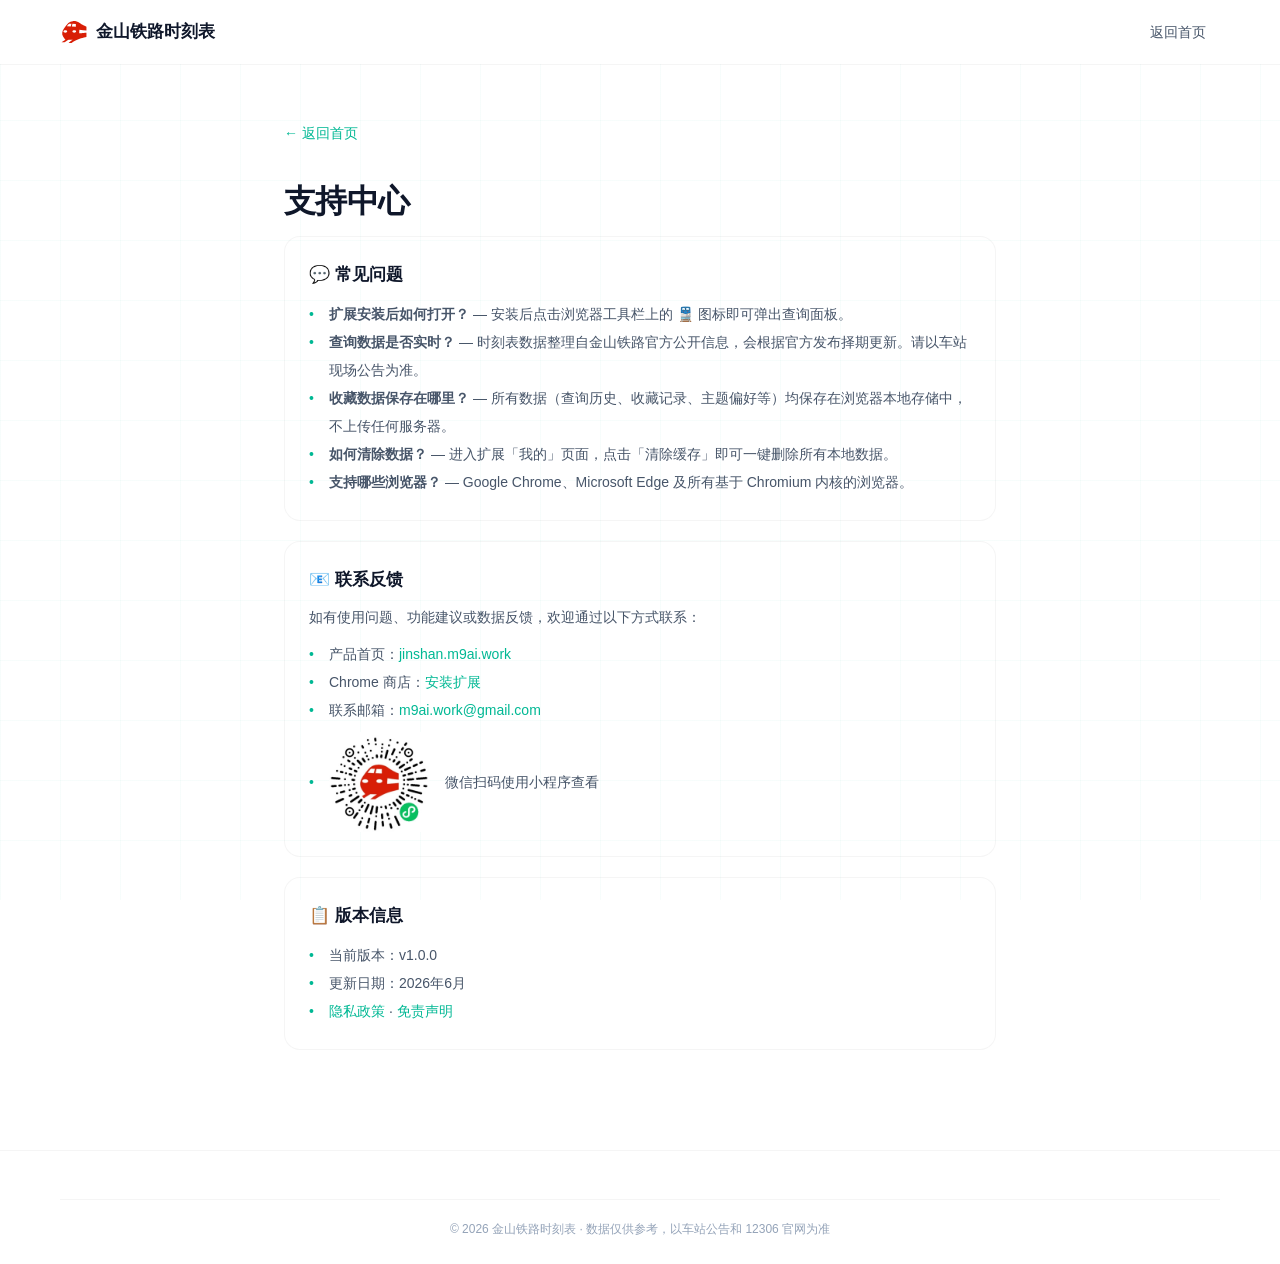
<file: support.html>
<!DOCTYPE html>
<html lang="zh-CN">
<head>
  <meta charset="UTF-8">
  <meta name="viewport" content="width=device-width, initial-scale=1.0">
  <title>支持中心 - 金山铁路时刻表</title>
  <meta name="description" content="金山铁路时刻表支持中心 - 常见问题解答、联系反馈与版本信息。适用于 Chrome/Edge 浏览器扩展和微信小程序。">
  <meta name="robots" content="index, follow">
  <link rel="canonical" href="https://jinshan.m9ai.work/support.html">
  <meta property="og:title" content="支持中心 - 金山铁路时刻表">
  <meta property="og:description" content="常见问题、联系反馈与版本信息。Chrome/Edge 扩展和微信小程序的使用支持。">
  <meta property="og:url" content="https://jinshan.m9ai.work/support.html">
  <meta property="og:type" content="website">
  <meta property="og:site_name" content="金山铁路时刻表">
  <meta property="og:locale" content="zh_CN">
  <link rel="icon" type="image/svg+xml" href="assets/logo.svg">
  <link rel="stylesheet" href="style.css">
  <style>
    .page-content {
      max-width: 760px;
      margin: 0 auto;
      padding: 120px 24px 80px;
    }
    .page-content h1 {
      font-size: 32px;
      font-weight: 800;
      margin-bottom: 8px;
      letter-spacing: -0.02em;
    }
    .page-content .back-link {
      display: inline-flex;
      align-items: center;
      gap: 6px;
      font-size: 14px;
      color: var(--brand);
      margin-bottom: 32px;
      transition: opacity var(--t);
    }
    .page-content .back-link:hover { opacity: 0.7; }
    .support-card {
      padding: 24px;
      border-radius: var(--radius-lg);
      background: var(--surface);
      border: 1px solid rgba(0,0,0,0.04);
      margin-bottom: 20px;
    }
    .support-card h3 {
      font-size: 17px;
      font-weight: 700;
      margin-bottom: 12px;
      display: flex;
      align-items: center;
      gap: 8px;
    }
    .support-card p {
      font-size: 14px;
      color: var(--text-2);
      line-height: 1.8;
    }
    .support-card ul {
      list-style: none;
      margin-top: 10px;
    }
    .support-card ul li {
      font-size: 14px;
      color: var(--text-2);
      line-height: 2;
      padding-left: 20px;
      position: relative;
    }
    .support-card ul li::before {
      content: '•';
      position: absolute;
      left: 0;
      color: var(--brand);
    }
    .support-card a {
      color: var(--brand);
      text-decoration: none;
    }
    .support-card a:hover { text-decoration: underline; }
  </style>
</head>
<body>
  <div class="bg-grid"></div>
  <nav class="nav scrolled" id="nav">
    <div class="nav-container">
      <a href="index.html" class="nav-brand">
        <span class="nav-brand-icon"><img src="assets/logo.svg" alt="logo" class="nav-logo-img"></span>
        <span class="nav-brand-text">金山铁路时刻表</span>
      </a>
      <div class="nav-links">
        <a href="index.html">返回首页</a>
      </div>
    </div>
  </nav>

  <div class="page-content">
    <a href="index.html" class="back-link">← 返回首页</a>
    <h1>支持中心</h1>

    <div class="support-card">
      <h3>💬 常见问题</h3>
      <ul>
        <li><strong>扩展安装后如何打开？</strong> — 安装后点击浏览器工具栏上的 🚆 图标即可弹出查询面板。</li>
        <li><strong>查询数据是否实时？</strong> — 时刻表数据整理自金山铁路官方公开信息，会根据官方发布择期更新。请以车站现场公告为准。</li>
        <li><strong>收藏数据保存在哪里？</strong> — 所有数据（查询历史、收藏记录、主题偏好等）均保存在浏览器本地存储中，不上传任何服务器。</li>
        <li><strong>如何清除数据？</strong> — 进入扩展「我的」页面，点击「清除缓存」即可一键删除所有本地数据。</li>
        <li><strong>支持哪些浏览器？</strong> — Google Chrome、Microsoft Edge 及所有基于 Chromium 内核的浏览器。</li>
      </ul>
    </div>

    <div class="support-card">
      <h3>📧 联系反馈</h3>
      <p>如有使用问题、功能建议或数据反馈，欢迎通过以下方式联系：</p>
      <ul>
        <li>产品首页：<a href="https://jinshan.m9ai.work" target="_blank">jinshan.m9ai.work</a></li>
        <li>Chrome 商店：<a href="https://chromewebstore.google.com/detail/gbfgkabdggenhmhimffmibcocmdabbok" target="_blank">安装扩展</a></li>
        <li>联系邮箱：<a href="mailto:m9ai.work@gmail.com">m9ai.work@gmail.com</a></li>
        <li style="display:flex;align-items:center;gap:16px;margin-top:8px;">
          <img src="assets/wechat_qr_code.jpg" alt="小程序码" style="width:100px;height:100px;border-radius:8px;" onerror="this.style.display='none';">
          <span>微信扫码使用小程序查看</span>
        </li>
      </ul>
    </div>

    <div class="support-card">
      <h3>📋 版本信息</h3>
      <ul>
        <li>当前版本：v1.0.0</li>
        <li>更新日期：2026年6月</li>
        <li><a href="privacy.html">隐私政策</a> · <a href="disclaimer.html">免责声明</a></li>
      </ul>
    </div>
  </div>

  <footer class="footer">
    <div class="container">
      <div class="footer-copy" style="justify-content:center;">
        <span>© 2026 金山铁路时刻表 · 数据仅供参考，以车站公告和 12306 官网为准</span>
      </div>
    </div>
  </footer>
</body>
</html>
</file>
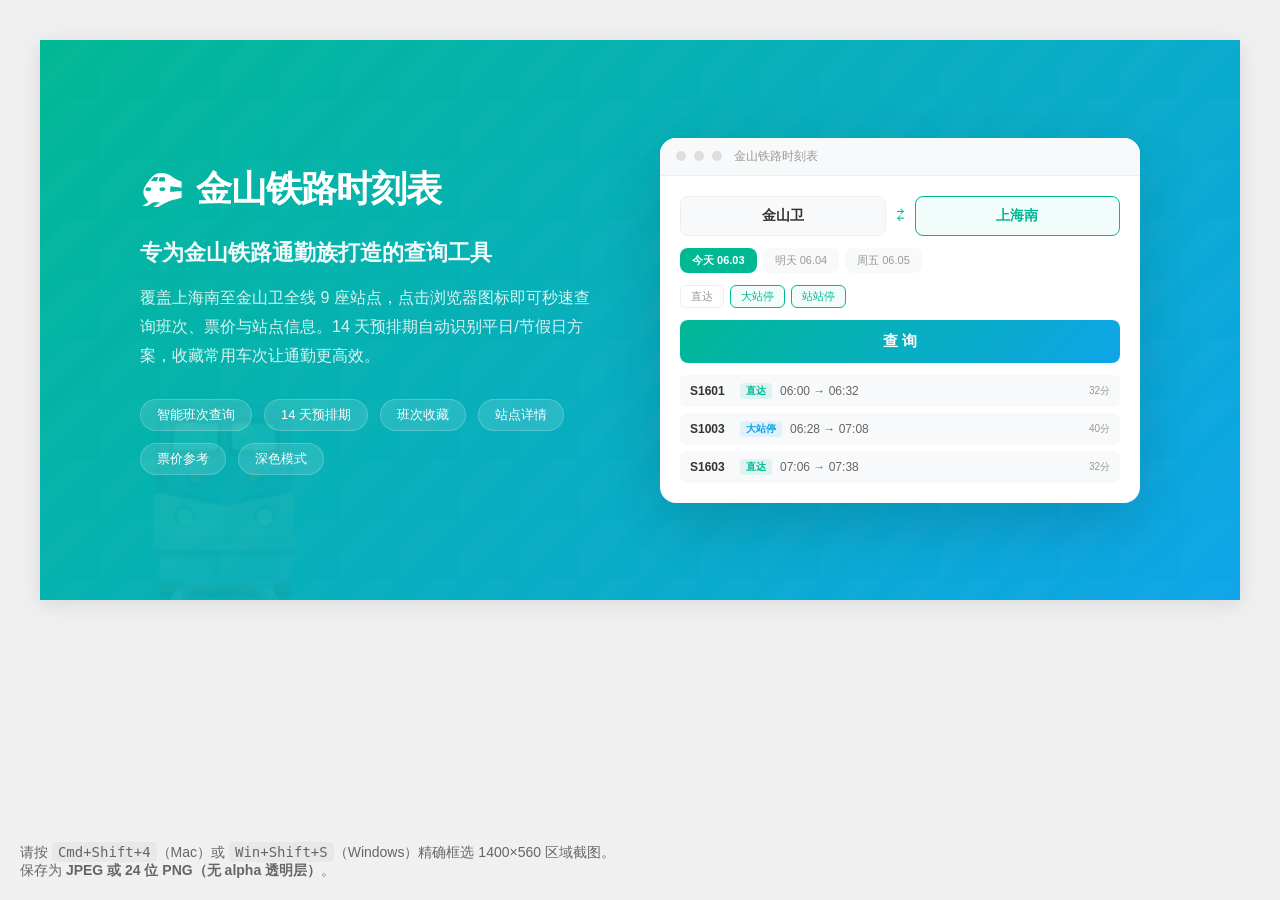
<file: screenshots/large-promo.html>
<!DOCTYPE html>
<html lang="zh-CN">
<head>
  <meta charset="UTF-8">
  <title>金山铁路时刻表</title>
  
  <link rel="icon" type="image/svg+xml" href="/assets/logo.svg">
  <style>
    * { margin: 0; padding: 0; box-sizing: border-box; }
    body {
      display: flex; gap: 40px; padding: 40px;
      background: #f0f0f0; font-family: -apple-system, "PingFang SC", "Microsoft YaHei", sans-serif;
    }
    .canvas {
      width: 1400px; height: 560px;
      background: linear-gradient(135deg, #00b894 0%, #0ea5e9 100%);
      border-radius: 0;
      position: relative;
      overflow: hidden;
      display: flex;
      align-items: center;
      padding: 0 100px;
      color: #fff;
      box-shadow: 0 4px 20px rgba(0,0,0,0.1);
    }
    .canvas::before {
      content: '';
      position: absolute;
      inset: 0;
      background: url("data:image/svg+xml,%3Csvg width='60' height='60' xmlns='http://www.w3.org/2000/svg'%3E%3Cpath d='M0 60L60 0H30L0 30z' fill='rgba(255,255,255,0.03)'/%3E%3C/svg%3E");
      opacity: 0.5;
    }
    .left {
      flex: 1;
      z-index: 1;
      padding-right: 60px;
    }
    .left .logo-area {
      display: flex; align-items: center; gap: 12px;
      margin-bottom: 24px;
    }
    .left .logo-area img { width: 44px; height: 44px; filter: brightness(0) invert(1); }
    .left .logo-area span { font-size: 36px; font-weight: 800; letter-spacing: -1px; }
    .left h2 {
      font-size: 22px;
      font-weight: 600;
      margin-bottom: 16px;
      opacity: 0.95;
    }
    .left p {
      font-size: 16px;
      line-height: 1.8;
      opacity: 0.85;
      max-width: 520px;
      margin-bottom: 28px;
    }
    .left .features {
      display: flex; gap: 12px; flex-wrap: wrap;
    }
    .left .features span {
      padding: 6px 16px;
      background: rgba(255,255,255,0.12);
      border: 1px solid rgba(255,255,255,0.2);
      border-radius: 24px;
      font-size: 13px;
      font-weight: 500;
    }
    .right {
      width: 480px;
      z-index: 1;
      flex-shrink: 0;
    }
    .mockup {
      background: #fff;
      border-radius: 16px;
      box-shadow: 0 20px 60px rgba(0,0,0,0.15);
      overflow: hidden;
      color: #333;
    }
    .mockup-bar {
      display: flex; align-items: center; gap: 8px;
      padding: 10px 16px;
      background: #f8f9fa;
      border-bottom: 1px solid #eee;
    }
    .mockup-bar i {
      width: 10px; height: 10px; border-radius: 50%;
      background: #ddd;
    }
    .mockup-bar span { font-size: 12px; color: #999; margin-left: 4px; }
    .mockup-body { padding: 20px; display: flex; flex-direction: column; gap: 12px; }
    .mockup-row { display: flex; align-items: center; gap: 10px; }
    .mockup-row .st {
      flex: 1; text-align: center; padding: 10px;
      background: #f8f9fa; border-radius: 8px;
      font-size: 14px; font-weight: 600;
      border: 1px solid #eee;
    }
    .mockup-row .st.on { border-color: #00b894; color: #00b894; background: rgba(0,184,148,0.05); }
    .mockup-row .swap { font-size: 18px; color: #00b894; }
    .mockup-dates { display: flex; gap: 6px; }
    .mockup-dates span {
      padding: 5px 12px; border-radius: 8px;
      background: #f8f9fa; font-size: 11px; color: #999;
    }
    .mockup-dates span.on { background: #00b894; color: #fff; font-weight: 600; }
    .mockup-filters { display: flex; gap: 6px; }
    .mockup-filters span {
      padding: 3px 10px; border-radius: 6px;
      border: 1px solid #eee; font-size: 11px; color: #999;
    }
    .mockup-filters span.on { border-color: #00b894; color: #00b894; background: rgba(0,184,148,0.05); }
    .mockup-btn {
      text-align: center; padding: 12px;
      background: linear-gradient(135deg, #00b894, #0ea5e9);
      color: #fff; border-radius: 8px;
      font-weight: 700; font-size: 15px;
    }
    .mockup-results { display: flex; flex-direction: column; gap: 6px; }
    .mockup-results div {
      display: flex; align-items: center; gap: 8px;
      padding: 8px 10px; background: #f8f9fa;
      border-radius: 6px; font-size: 12px;
    }
    .mockup-results b { color: #333; min-width: 42px; }
    .mockup-results em { font-style: normal; padding: 1px 6px; border-radius: 4px; font-size: 10px; font-weight: 600; }
    .mockup-results .dir { background: rgba(0,184,148,0.1); color: #00b894; }
    .mockup-results .exp { background: rgba(14,165,233,0.1); color: #0ea5e9; }
    .mockup-results span { flex: 1; color: #666; }
    .mockup-results small { color: #999; }
    .train-deco {
      position: absolute; bottom: -30px; left: 60px;
      font-size: 200px; opacity: 0.06; z-index: 0;
    }
    .hint {
      position: fixed; bottom: 20px; left: 20px;
      font-size: 14px; color: #666;
    }
    .hint code { background: #e8e8e8; padding: 2px 6px; border-radius: 4px; }
  </style>
</head>
<body>
  <div class="canvas" id="large">
    <div class="train-deco">🚆</div>
    <div class="left">
      <div class="logo-area">
        <img src="../assets/logo.svg" alt="logo">
        <span>金山铁路时刻表</span>
      </div>
      <h2>专为金山铁路通勤族打造的查询工具</h2>
      <p>覆盖上海南至金山卫全线 9 座站点，点击浏览器图标即可秒速查询班次、票价与站点信息。14 天预排期自动识别平日/节假日方案，收藏常用车次让通勤更高效。</p>
      <div class="features">
        <span>智能班次查询</span>
        <span>14 天预排期</span>
        <span>班次收藏</span>
        <span>站点详情</span>
        <span>票价参考</span>
        <span>深色模式</span>
      </div>
    </div>
    <div class="right">
      <div class="mockup">
        <div class="mockup-bar">
          <i></i><i></i><i></i>
          <span>金山铁路时刻表</span>
        </div>
        <div class="mockup-body">
          <div class="mockup-row">
            <div class="st">金山卫</div>
            <span class="swap">⇄</span>
            <div class="st on">上海南</div>
          </div>
          <div class="mockup-dates">
            <span class="on">今天 06.03</span>
            <span>明天 06.04</span>
            <span>周五 06.05</span>
          </div>
          <div class="mockup-filters">
            <span>直达</span>
            <span class="on">大站停</span>
            <span class="on">站站停</span>
          </div>
          <div class="mockup-btn">查 询</div>
          <div class="mockup-results">
            <div><b>S1601</b><em class="dir">直达</em><span>06:00 → 06:32</span><small>32分</small></div>
            <div><b>S1003</b><em class="exp">大站停</em><span>06:28 → 07:08</span><small>40分</small></div>
            <div><b>S1603</b><em class="dir">直达</em><span>07:06 → 07:38</span><small>32分</small></div>
          </div>
        </div>
      </div>
    </div>
  </div>

  <div class="hint">
    请按 <code>Cmd+Shift+4</code>（Mac）或 <code>Win+Shift+S</code>（Windows）精确框选 1400×560 区域截图。<br>
    保存为 <strong>JPEG 或 24 位 PNG（无 alpha 透明层）</strong>。
  </div>
</body>
</html>
</file>
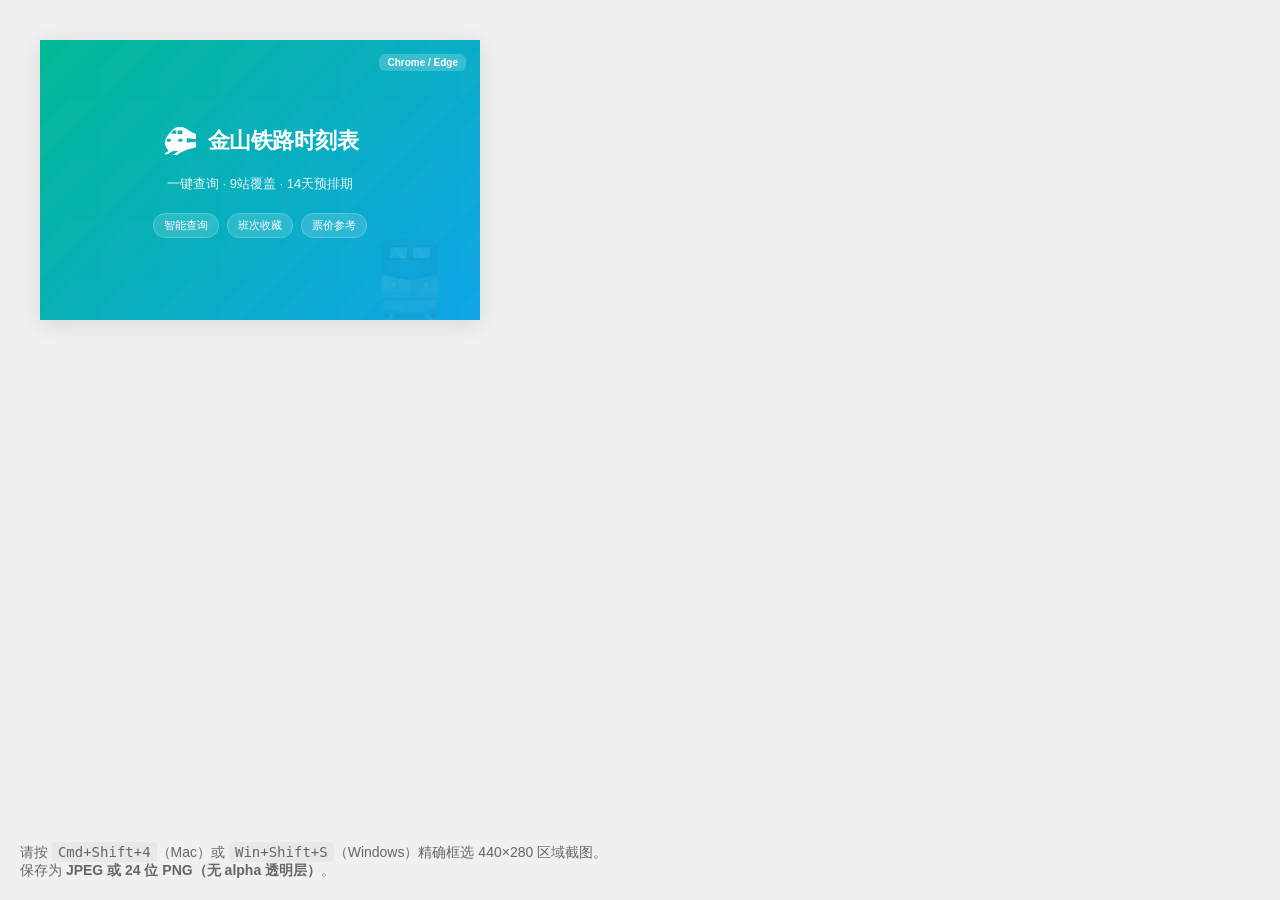
<file: screenshots/small-promo.html>
<!DOCTYPE html>
<html lang="zh-CN">
<head>
  <meta charset="UTF-8">
  <title>小型宣传图块 440×280</title>
  <style>
    * { margin: 0; padding: 0; box-sizing: border-box; }
    body {
      display: flex; gap: 40px; padding: 40px;
      background: #f0f0f0; font-family: -apple-system, "PingFang SC", "Microsoft YaHei", sans-serif;
    }
    .canvas {
      width: 440px; height: 280px;
      background: linear-gradient(135deg, #00b894 0%, #0ea5e9 100%);
      border-radius: 0;
      position: relative;
      overflow: hidden;
      display: flex;
      flex-direction: column;
      align-items: center;
      justify-content: center;
      color: #fff;
      box-shadow: 0 4px 20px rgba(0,0,0,0.1);
    }
    .canvas::before {
      content: '';
      position: absolute;
      inset: 0;
      background: url("data:image/svg+xml,%3Csvg width='60' height='60' xmlns='http://www.w3.org/2000/svg'%3E%3Cpath d='M0 60L60 0H30L0 30z' fill='rgba(255,255,255,0.03)'/%3E%3C/svg%3E");
      opacity: 0.5;
    }
    .logo-area {
      display: flex; align-items: center; gap: 10px;
      margin-bottom: 16px;
      z-index: 1;
    }
    .logo-area img { width: 36px; height: 36px; filter: brightness(0) invert(1); }
    .logo-area span { font-size: 22px; font-weight: 700; letter-spacing: -0.5px; }
    .tagline {
      font-size: 13px;
      opacity: 0.9;
      margin-bottom: 20px;
      z-index: 1;
    }
    .features {
      display: flex; gap: 8px;
      z-index: 1;
    }
    .features span {
      padding: 4px 10px;
      background: rgba(255,255,255,0.15);
      border: 1px solid rgba(255,255,255,0.2);
      border-radius: 20px;
      font-size: 11px;
      font-weight: 500;
    }
    .badge {
      position: absolute; top: 14px; right: 14px;
      padding: 3px 8px;
      background: rgba(255,255,255,0.2);
      border-radius: 6px;
      font-size: 10px;
      font-weight: 600;
      z-index: 1;
    }
    .train-icon {
      position: absolute; bottom: -10px; right: 20px;
      font-size: 80px;
      opacity: 0.08;
      z-index: 0;
    }
    .hint {
      position: fixed; bottom: 20px; left: 20px;
      font-size: 14px; color: #666;
    }
    .hint code { background: #e8e8e8; padding: 2px 6px; border-radius: 4px; }
  </style>
</head>
<body>
  <div class="canvas" id="small">
    <div class="badge">Chrome / Edge</div>
    <div class="logo-area">
      <img src="../assets/logo.svg" alt="logo">
      <span>金山铁路时刻表</span>
    </div>
    <div class="tagline">一键查询 · 9站覆盖 · 14天预排期</div>
    <div class="features">
      <span>智能查询</span>
      <span>班次收藏</span>
      <span>票价参考</span>
    </div>
    <div class="train-icon">🚆</div>
  </div>

  <div class="hint">
    请按 <code>Cmd+Shift+4</code>（Mac）或 <code>Win+Shift+S</code>（Windows）精确框选 440×280 区域截图。<br>
    保存为 <strong>JPEG 或 24 位 PNG（无 alpha 透明层）</strong>。
  </div>
</body>
</html>
</file>
<file: style.css>
/* ===== 基础 ===== */
:root {
  --ink: #0a0f1a;
  --ink-2: #111827;
  --ink-3: #1e293b;
  --surface: #ffffff;
  --surface-2: #f8fafc;
  --surface-3: #f1f5f9;
  --text: #0f172a;
  --text-2: #475569;
  --text-3: #94a3b8;
  --brand: #00b894;
  --brand-2: #00cec9;
  --brand-light: rgba(0,184,148,0.06);
  --brand-glow: rgba(0,184,148,0.15);
  --accent: #0ea5e9;
  --accent-light: rgba(14,165,233,0.06);
  --danger: #ef4444;
  --warn: #f59e0b;
  --green: #10b981;
  --radius-sm: 8px;
  --radius: 12px;
  --radius-lg: 16px;
  --radius-xl: 24px;
  --shadow-sm: 0 1px 3px rgba(0,0,0,0.04);
  --shadow: 0 4px 20px rgba(0,0,0,0.06);
  --shadow-lg: 0 12px 48px rgba(0,0,0,0.08);
  --shadow-brand: 0 8px 32px var(--brand-glow);
  --max: 1160px;
  --t: 0.25s cubic-bezier(0.4,0,0.2,1);
}

*{margin:0;padding:0;box-sizing:border-box}
html{scroll-behavior:smooth;font-size:16px}
body{
  font-family:-apple-system,BlinkMacSystemFont,"PingFang SC","Microsoft YaHei","Segoe UI",sans-serif;
  color:var(--text);
  line-height:1.6;
  background:var(--surface);
  -webkit-font-smoothing:antialiased;
  overflow-x:hidden;
}
a{color:inherit;text-decoration:none}
img{display:block;max-width:100%}

/* ===== 背景网格 ===== */
.bg-grid{
  position:fixed;
  inset:0;
  pointer-events:none;
  z-index:0;
  background-image:
    linear-gradient(rgba(0,184,148,0.03) 1px,transparent 1px),
    linear-gradient(90deg,rgba(0,184,148,0.03) 1px,transparent 1px);
  background-size:60px 60px;
}

/* ===== 导航 ===== */
.nav{
  position:fixed;
  top:0;left:0;right:0;
  z-index:100;
  padding:0 24px;
  transition:all var(--t);
}
.nav.scrolled{
  background:rgba(255,255,255,0.92);
  backdrop-filter:blur(20px);
  box-shadow:0 1px 0 rgba(0,0,0,0.04);
}
.nav-container{
  max-width:var(--max);
  margin:0 auto;
  display:flex;
  align-items:center;
  justify-content:space-between;
  height:64px;
}
.nav-brand{
  display:flex;
  align-items:center;
  gap:8px;
  font-weight:700;
  font-size:17px;
}
.nav-brand-icon{display:flex;align-items:center}
.nav-logo-img{width:28px;height:28px}
.nav-brand-text{color:var(--text)}
.nav-links{display:flex;align-items:center;gap:8px}
.nav-links a{
  padding:6px 14px;
  border-radius:var(--radius-sm);
  font-size:14px;
  color:var(--text-2);
  transition:all var(--t);
}
.nav-links a:hover{color:var(--text);background:var(--surface-3)}
.nav-cta{
  background:var(--brand)!important;
  color:#fff!important;
  font-weight:600;
}
.nav-cta:hover{background:#009e7f!important;color:#fff!important}

/* ===== Hero 背景装饰 ===== */
.hero-decorations{
  position:absolute;inset:0;pointer-events:none;overflow:hidden;z-index:1;
}
/* 大光晕 */
.hd-blob{
  position:absolute;border-radius:50%;
  filter:blur(80px);opacity:0.4;
  animation:blob-drift 20s ease-in-out infinite;
}
.blob-1{
  width:500px;height:500px;
  background:rgba(0,184,148,0.12);
  top:-10%;left:-5%;
  animation-delay:0s;
}
.blob-2{
  width:400px;height:400px;
  background:rgba(14,165,233,0.1);
  bottom:5%;right:-8%;
  animation-delay:-7s;
}
.blob-3{
  width:300px;height:300px;
  background:rgba(124,58,237,0.06);
  top:40%;left:50%;
  animation-delay:-14s;
}
@keyframes blob-drift{
  0%,100%{transform:translate(0,0) scale(1)}
  33%{transform:translate(40px,-30px) scale(1.08)}
  66%{transform:translate(-25px,20px) scale(0.92)}
}
/* 轨道 SVG */
.hd-track{
  position:absolute;
  width:100%;height:auto;
  top:0;left:0;
  opacity:0.6;
  pointer-events:none;
}
.hd-train{
  offset-path:path('M-50,200 C150,200 200,80 400,80 C600,80 650,220 850,200');
  offset-rotate:auto;
  animation:train-run 60s linear infinite;
}
@keyframes train-run{
  0%{offset-distance:100%;transform:scaleX(1)}
  50%{offset-distance:0%;transform:scaleX(1)}
  50.001%{offset-distance:0%;transform:scaleX(-1)}
  100%{offset-distance:100%;transform:scaleX(-1)}
}
/* 车站标注 */
/* (已移入 SVG 内部，保持精确轨道对齐) */
/* 几何漂浮 */
.hd-shape{
  position:absolute;
  left:var(--x);top:var(--y);
  width:var(--size);height:var(--size);
  animation:shape-float var(--dur) ease-in-out infinite;
  animation-delay:var(--delay);
  opacity:0.35;
}
.shape-ring{
  border:1.5px solid var(--brand);
  border-radius:50%;
}
.shape-ring::after{
  content:'';position:absolute;
  inset:20%;border:1px solid var(--accent);
  border-radius:50%;opacity:0.5;
}
.shape-dots{
  background-image:radial-gradient(circle,var(--text-3) 1px,transparent 1px);
  background-size:14px 14px;
  border-radius:var(--radius);
}
@keyframes shape-float{
  0%,100%{transform:translate(0,0) rotate(0deg)}
  25%{transform:translate(8px,-12px) rotate(3deg)}
  50%{transform:translate(-6px,8px) rotate(-2deg)}
  75%{transform:translate(10px,4px) rotate(1deg)}
}

/* ===== Hero ===== */
.hero{
  position:relative;
  min-height:100vh;
  display:flex;
  align-items:center;
  padding:120px 24px 80px;
  background:
    radial-gradient(ellipse 80% 60% at 70% 40%,rgba(0,184,148,0.06),transparent),
    radial-gradient(ellipse 60% 40% at 30% 80%,rgba(14,165,233,0.05),transparent);
}
.hero-container{
  max-width:var(--max);
  margin:0 auto;
  display:grid;
  grid-template-columns:1fr 1fr;
  gap:64px;
  align-items:center;
  width:100%;
}
.hero-left{position:relative;z-index:2}
.hero-tag{
  display:inline-flex;
  align-items:center;
  gap:8px;
  padding:6px 16px;
  border-radius:20px;
  font-size:13px;
  font-weight:500;
  color:var(--brand);
  background:var(--brand-light);
  border:1px solid rgba(0,184,148,0.12);
  margin-bottom:20px;
}
.hero-tag-dot{
  width:6px;height:6px;border-radius:50%;
  background:var(--brand);
  animation:pulse 2s infinite;
}
@keyframes pulse{0%,100%{opacity:1}50%{opacity:.4}}
.hero-title{
  font-size:clamp(42px,5vw,64px);
  font-weight:800;
  line-height:1.1;
  letter-spacing:-0.03em;
  margin-bottom:16px;
}
.hero-title-accent{
  display:block;
  background:linear-gradient(135deg,var(--brand),var(--accent));
  -webkit-background-clip:text;
  -webkit-text-fill-color:transparent;
  background-clip:text;
}
.hero-desc{
  font-size:17px;
  color:var(--text-2);
  line-height:1.8;
  margin-bottom:32px;
  max-width:460px;
}
.hero-btns{display:flex;gap:12px;margin-bottom:40px;flex-wrap:wrap}
.btn{
  display:inline-flex;
  align-items:center;
  justify-content:center;
  gap:8px;
  padding:12px 28px;
  border-radius:var(--radius);
  font-size:15px;
  font-weight:600;
  transition:all var(--t);
  border:none;
  cursor:pointer;
}
.btn-primary{
  background:linear-gradient(135deg,var(--brand),var(--brand-2));
  color:#fff;
  box-shadow:var(--shadow-brand);
}
.btn-primary:hover{transform:translateY(-2px);box-shadow:0 12px 40px var(--brand-glow)}
.btn-ghost{
  background:var(--surface);
  color:var(--text);
  border:1px solid rgba(0,0,0,0.08);
}
.btn-ghost:hover{border-color:var(--brand);color:var(--brand);background:var(--brand-light)}
.btn-secondary{
  background:var(--surface-3);
  color:var(--text-2);
  border:1px solid rgba(0,0,0,0.06);
}

.hero-meta{
  display:flex;
  align-items:center;
  gap:24px;
  flex-wrap:wrap;
}
.hero-meta-item{display:flex;flex-direction:column;gap:2px}
.hero-meta-num{font-size:28px;font-weight:800;color:var(--brand);line-height:1}
.hero-meta-label{font-size:12px;color:var(--text-3)}
.hero-meta-sep{width:1px;height:32px;background:rgba(0,0,0,0.06)}

/* Hero 截图 */
.hero-right{
  position:relative;
  display:flex;
  justify-content:center;
  align-items:center;
}
.hero-screenshot{
  background:#fff;
  border-radius:var(--radius-lg);
  box-shadow:var(--shadow-lg),0 0 0 1px rgba(0,0,0,0.04);
  overflow:hidden;
}
.hero-screenshot-main{
  width:380px;
  z-index:2;
  position:relative;
}
.ss-header{
  display:flex;
  align-items:center;
  gap:10px;
  padding:10px 16px;
  background:var(--surface-2);
  border-bottom:1px solid rgba(0,0,0,0.04);
}
.ss-dots{display:flex;gap:5px}
.ss-dots i{width:8px;height:8px;border-radius:50%;background:var(--text-3)}
.ss-header span{font-size:12px;color:var(--text-3)}
.ss-body{padding:16px;display:flex;flex-direction:column;gap:10px}
.ss-stations{display:flex;align-items:center;gap:10px}
.ss-station{
  flex:1;text-align:center;
  padding:10px;border-radius:var(--radius-sm);
  background:var(--surface-2);
  border:1px solid rgba(0,0,0,0.04);
}
.ss-st-label{display:block;font-size:10px;color:var(--text-3);margin-bottom:2px}
.ss-st-name{font-size:14px;font-weight:700;color:var(--text)}
.ss-station.active{border-color:var(--brand);background:var(--brand-light)}
.ss-station.active .ss-st-name{color:var(--brand)}
.ss-swap{font-size:16px;color:var(--brand);width:28px;text-align:center;flex-shrink:0}
.ss-dates{display:flex;gap:6px;overflow:hidden}
.ss-date{
  padding:5px 12px;border-radius:8px;
  background:var(--surface-2);font-size:11px;color:var(--text-3);
  flex-shrink:0;border:1px solid transparent;
}
.ss-date.active{background:var(--brand);color:#fff;font-weight:600}
.ss-filters{display:flex;gap:6px;flex-wrap:wrap}
.ss-filter{
  padding:3px 10px;border-radius:6px;
  font-size:11px;color:var(--text-3);
  border:1px solid rgba(0,0,0,0.06);
}
.ss-filter.active{border-color:var(--brand);color:var(--brand);background:var(--brand-light)}
.ss-scheme{font-size:11px;color:var(--brand);text-align:right}
.ss-search-btn{
  text-align:center;padding:12px;border-radius:var(--radius-sm);
  background:linear-gradient(135deg,var(--brand),var(--accent));
  color:#fff;font-weight:700;font-size:15px;cursor:default;
}
.ss-results{display:flex;flex-direction:column;gap:6px}
.ss-result{
  padding:10px 12px;border-radius:var(--radius-sm);
  background:var(--surface-2);border:1px solid rgba(0,0,0,0.03);
  display:flex;flex-direction:column;gap:2px;
}
.ss-r-st{font-size:10px;color:var(--text-3)}
.ss-r-info{font-size:12px;color:var(--text);display:flex;align-items:center;gap:6px;flex-wrap:wrap}
.tag{font-size:10px;padding:1px 6px;border-radius:4px;font-weight:600;font-style:normal}
.tag-dir{background:rgba(0,184,148,0.1);color:var(--brand)}
.tag-exp{background:rgba(14,165,233,0.1);color:var(--accent)}

.hero-screenshot-phone{
  position:absolute;
  bottom:-20px;right:-30px;
  width:200px;
  padding:20px 16px 16px;
  z-index:1;
  border-radius:28px;
  box-shadow:var(--shadow-lg);
}
.phone-notch{
  width:60px;height:16px;
  background:#000;border-radius:0 0 10px 10px;
  margin:0 auto 12px;
}
.phone-title{text-align:center;font-size:13px;font-weight:700;margin-bottom:12px}
.phone-grid{
  display:grid;grid-template-columns:1fr 1fr;gap:6px;
  margin-bottom:12px;
}
.phone-cell{
  padding:12px 4px;text-align:center;
  background:var(--surface-2);border-radius:8px;
  font-size:11px;color:var(--text-2);
}
.phone-list{display:flex;flex-direction:column;gap:4px}
.phone-list div{
  padding:6px 8px;background:var(--surface-2);
  border-radius:6px;font-size:10px;color:var(--text-2);
}

/* 滚动提示 */
.scroll-hint{
  position:absolute;bottom:24px;left:50%;
  transform:translateX(-50%);
  display:flex;flex-direction:column;
  align-items:center;gap:6px;
  font-size:12px;color:var(--text-3);
  animation:float-y 2s ease-in-out infinite;
}
@keyframes float-y{0%,100%{transform:translateX(-50%) translateY(0)}50%{transform:translateX(-50%) translateY(6px)}}

/* ===== 通用章节 ===== */
.section{padding:100px 24px}
.section-dark{background:var(--surface-2)}
.container{max-width:var(--max);margin:0 auto}
.section-header{text-align:center;margin-bottom:56px}
.section-tag{
  display:inline-block;padding:5px 16px;
  border-radius:20px;font-size:12px;font-weight:600;
  color:var(--brand);background:var(--brand-light);
  border:1px solid rgba(0,184,148,0.1);
  margin-bottom:14px;
}
.section-tag-green{color:var(--green);background:rgba(16,185,129,0.06);border-color:rgba(16,185,129,0.12)}
.section-title{font-size:clamp(28px,3.5vw,40px);font-weight:800;letter-spacing:-0.02em}

/* ===== Bento 网格 ===== */
.bento-grid{
  display:grid;
  grid-template-columns:repeat(3,1fr);
  gap:20px;
}
.bento-card{
  padding:32px;
  border-radius:var(--radius-lg);
  background:var(--surface);
  border:1px solid rgba(0,0,0,0.04);
  transition:all var(--t);
  position:relative;
  overflow:hidden;
}
.bento-card-lg{grid-column:span 2}
.bento-card:hover{
  transform:translateY(-3px);
  box-shadow:var(--shadow-lg);
  border-color:rgba(0,184,148,0.15);
}
.bento-icon{
  width:48px;height:48px;
  display:flex;align-items:center;justify-content:center;
  background:var(--brand-light);border-radius:var(--radius);
  font-size:22px;margin-bottom:16px;
}
.bento-card h3{font-size:18px;font-weight:700;margin-bottom:8px}
.bento-card p{font-size:14px;color:var(--text-2);line-height:1.7}
.bento-visual{
  margin-top:20px;padding:16px;
  background:var(--surface-2);border-radius:var(--radius);
  display:flex;align-items:center;gap:10px;
  flex-wrap:wrap;
}
.bento-visual-search .bv-station{
  padding:8px 16px;background:var(--surface);
  border-radius:var(--radius-sm);font-size:13px;font-weight:600;
  border:1px solid rgba(0,0,0,0.04);
}
.bento-visual-stations span{font-size:13px;color:var(--text-2);font-weight:500}

/* ===== 产品展示 ===== */
.showcase{
  display:grid;
  grid-template-columns:1fr 1fr;
  gap:64px;
  align-items:center;
}
.showcase-reverse{direction:rtl}
.showcase-reverse>*{direction:ltr}
.showcase-text{align-self:center}
.showcase-badge{
  display:inline-flex;align-items:center;gap:6px;
  padding:6px 14px;border-radius:20px;
  font-size:13px;font-weight:600;
  color:var(--brand);background:var(--brand-light);
  border:1px solid rgba(0,184,148,0.12);
  margin-bottom:16px;
}
.showcase-badge-green{color:var(--green);background:rgba(16,185,129,0.06);border-color:rgba(16,185,129,0.12)}
.showcase-desc{font-size:16px;color:var(--text-2);line-height:1.8;margin-bottom:28px}
.showcase-features{display:flex;flex-direction:column;gap:14px;margin-bottom:24px}
.sf-item{display:flex;gap:12px;align-items:flex-start}
.sf-icon{
  width:38px;height:38px;flex-shrink:0;
  display:flex;align-items:center;justify-content:center;
  background:var(--surface-2);border-radius:10px;
  font-size:16px;border:1px solid rgba(0,0,0,0.04);
}
.sf-item strong{display:block;font-size:14px;font-weight:600;margin-bottom:1px}
.sf-item span{font-size:13px;color:var(--text-3)}
.showcase-tags{display:flex;gap:8px;flex-wrap:wrap}
.showcase-tags span{
  padding:5px 12px;border-radius:20px;
  font-size:12px;color:var(--text-3);
  background:var(--surface-2);border:1px solid rgba(0,0,0,0.04);
}

/* 扩展预览窗口 */
.showcase-visual{display:flex;justify-content:center}
.ext-window{
  width:380px;background:var(--surface);
  border-radius:var(--radius-lg);
  box-shadow:var(--shadow-lg),0 0 0 1px rgba(0,0,0,0.03);
  overflow:hidden;
}
.ext-bar{
  display:flex;align-items:center;gap:10px;
  padding:12px 16px;background:var(--surface-2);
  border-bottom:1px solid rgba(0,0,0,0.04);
}
.ext-dots{display:flex;gap:5px}
.ext-dots i{width:9px;height:9px;border-radius:50%;background:var(--text-3)}
.ext-title{font-size:12px;color:var(--text-3)}
.ext-body{padding:18px;display:flex;flex-direction:column;gap:12px}
.ext-row{display:flex;gap:8px}
.ext-stations{align-items:center;gap:10px}
.ext-stations div{
  flex:1;text-align:center;padding:10px;
  background:var(--surface-2);border-radius:8px;
  font-size:14px;font-weight:600;border:1px solid rgba(0,0,0,0.04);
}
.ext-stations div.on{border-color:var(--brand);color:var(--brand);background:var(--brand-light)}
.ext-stations span{font-size:16px;color:var(--brand);flex-shrink:0}
.ext-dates{gap:6px}
.ext-dates span{
  padding:6px 12px;border-radius:8px;
  background:var(--surface-2);font-size:11px;color:var(--text-3);flex-shrink:0;
}
.ext-dates span.on{background:var(--brand);color:#fff;font-weight:600}
.ext-filters{gap:6px}
.ext-filters span{
  padding:4px 12px;border-radius:6px;
  border:1px solid rgba(0,0,0,0.06);font-size:11px;color:var(--text-3);
}
.ext-filters span.on{border-color:var(--brand);color:var(--brand);background:var(--brand-light)}
.ext-scheme{font-size:11px;color:var(--brand);text-align:right}
.ext-btn{
  text-align:center;padding:12px;
  background:linear-gradient(135deg,var(--brand),var(--accent));
  color:#fff;border-radius:var(--radius-sm);font-weight:700;font-size:15px;cursor:default;
}
.ext-list{display:flex;flex-direction:column;gap:6px}
.ext-list div{
  display:flex;align-items:center;gap:8px;
  padding:9px 12px;border-radius:8px;
  background:var(--surface-2);font-size:12px;
}
.ext-list b{color:var(--text);min-width:42px}
.ext-list em{font-style:normal;padding:1px 6px;border-radius:4px;font-size:10px;font-weight:600;min-width:40px;text-align:center}
.ext-list em.dir{background:rgba(0,184,148,0.1);color:var(--brand)}
.ext-list em.exp{background:rgba(14,165,233,0.1);color:var(--accent)}
.ext-list span{flex:1;color:var(--text-2)}
.ext-list small{color:var(--text-3)}

/* 手机预览 */
.phone-device{
  width:230px;background:#000;border-radius:36px;
  padding:14px;border:2px solid #1a1a1a;
  box-shadow:var(--shadow-lg);
}
.phone-device .phone-notch{
  width:70px;height:20px;border-radius:0 0 14px 14px;
  margin:0 auto 10px;background:#000;
}
.phone-screen{
  background:var(--surface);border-radius:22px;padding:14px;
  display:flex;flex-direction:column;gap:10px;
}
.phone-nav{text-align:center;font-size:13px;font-weight:700;padding:4px 0}
.phone-stations{display:flex;align-items:center;gap:8px;font-size:13px;font-weight:600}
.phone-stations div{flex:1;text-align:center;padding:8px;background:var(--surface-2);border-radius:8px}
.phone-stations span{color:var(--text-3)}
.phone-dates{display:flex;gap:4px;justify-content:center}
.phone-dates span{padding:3px 8px;background:var(--surface-2);border-radius:6px;font-size:10px;color:var(--text-3)}
.phone-dates span.on{background:var(--brand);color:#fff;font-weight:600}
.phone-card{display:flex;flex-direction:column;gap:4px}
.phone-card div{
  padding:6px 10px;background:var(--surface-2);border-radius:6px;
  font-size:11px;color:var(--text-2);
  display:flex;align-items:center;gap:6px;flex-wrap:wrap;
}
.phone-card b{color:var(--text);min-width:36px}
.phone-card em{font-style:normal;font-size:9px;padding:1px 5px;border-radius:3px;background:var(--brand-light);color:var(--brand);font-weight:600}
.phone-icons{display:flex;justify-content:space-around;padding:6px 0}
.phone-icons span{font-size:18px}

/* ===== 对比表 ===== */
.compare-wrap{max-width:720px;margin:0 auto;overflow-x:auto}
.compare-table{width:100%;border-collapse:collapse}
.compare-table th{
  padding:14px 20px;text-align:left;
  font-size:13px;font-weight:700;color:var(--brand);
  border-bottom:2px solid rgba(0,184,148,0.15);
}
.compare-table th:first-child{color:var(--text-2)}
.compare-table td{padding:13px 20px;font-size:14px;border-bottom:1px solid rgba(0,0,0,0.04)}
.compare-table tr:hover td{background:var(--surface-2)}
.compare-table td:first-child{font-weight:500;color:var(--text-2)}
.compare-table .yes{color:var(--brand);font-weight:600}
.compare-table .no{color:var(--text-3)}

/* ===== 场景卡片 ===== */
.scenario-grid{
  display:grid;
  grid-template-columns:repeat(4,1fr);
  gap:20px;
}
.scenario-card{
  padding:32px 24px;border-radius:var(--radius-lg);
  background:var(--surface);border:1px solid rgba(0,0,0,0.04);
  text-align:center;transition:all var(--t);
}
.scenario-card:hover{
  transform:translateY(-4px);box-shadow:var(--shadow-lg);
  border-color:rgba(0,184,148,0.12);
}
.scenario-icon{font-size:44px;margin-bottom:14px}
.scenario-card h3{font-size:18px;font-weight:700;margin-bottom:6px}
.scenario-card p{font-size:13px;color:var(--text-2);line-height:1.7;margin-bottom:14px}
.scenario-tag{
  display:inline-block;padding:3px 10px;border-radius:12px;
  font-size:11px;color:var(--brand);background:var(--brand-light);
  border:1px solid rgba(0,184,148,0.1);
}

/* ===== CTA ===== */
.cta-section{background:var(--surface-2)}
.cta-grid{
  display:grid;grid-template-columns:1fr 1fr;
  gap:24px;max-width:760px;margin:0 auto;
}
.cta-card{
  padding:40px 32px;border-radius:var(--radius-xl);
  background:var(--surface);border:1px solid rgba(0,0,0,0.04);
  text-align:center;display:flex;flex-direction:column;
  align-items:center;transition:all var(--t);
  position:relative;
}
.cta-card:hover{transform:translateY(-3px);box-shadow:var(--shadow-lg)}
.cta-card-highlight{
  border-color:rgba(0,184,148,0.15);
  box-shadow:0 0 0 1px rgba(0,184,148,0.06),var(--shadow-lg);
}
.cta-card-badge{
  position:absolute;top:-11px;
  padding:4px 14px;border-radius:12px;
  font-size:12px;font-weight:700;
  background:linear-gradient(135deg,var(--brand),var(--accent));
  color:#fff;
}
.cta-card-icon{font-size:44px;margin-bottom:12px}
.cta-card h3{font-size:20px;font-weight:700;margin-bottom:6px}
.cta-card>p{font-size:14px;color:var(--text-2);margin-bottom:24px}
.cta-steps{
  display:flex;flex-direction:column;gap:10px;
  width:100%;text-align:left;margin-bottom:24px;
}
.cta-steps div{
  display:flex;align-items:center;gap:10px;
  font-size:13px;color:var(--text-2);
}
.cta-steps span{
  width:26px;height:26px;flex-shrink:0;
  display:flex;align-items:center;justify-content:center;
  border-radius:50%;background:var(--brand-light);
  color:var(--brand);font-size:12px;font-weight:700;
}
.cta-qr{margin-bottom:12px}
.cta-qr img{width:160px;height:160px;border-radius:var(--radius);border:1px solid rgba(0,0,0,0.06)}
.cta-qr-fallback{
  width:160px;height:160px;border-radius:var(--radius);
  border:2px dashed rgba(0,0,0,0.08);
  display:flex;flex-direction:column;
  align-items:center;justify-content:center;
  gap:6px;font-size:12px;color:var(--text-3);
}
.cta-qr-text{font-size:13px;color:var(--text-3)}

/* ===== 站点 ===== */
.station-track{
  display:flex;align-items:center;justify-content:center;
  max-width:900px;margin:0 auto;flex-wrap:wrap;
}
.station-node{
  display:flex;flex-direction:column;align-items:center;gap:8px;
  position:relative;flex:1;min-width:88px;padding:0 4px;
}
.station-node::after{
  content:'';position:absolute;top:8px;left:50%;right:-50%;
  height:2px;background:rgba(0,0,0,0.06);z-index:0;
}
.station-node:last-child::after{display:none}
.station-dot{
  width:16px;height:16px;border-radius:50%;
  background:var(--surface-2);border:3px solid rgba(0,0,0,0.1);
  position:relative;z-index:1;transition:all var(--t);
}
.station-dot.start,.station-dot.end{
  background:var(--brand);border-color:var(--brand);
  box-shadow:0 0 0 4px var(--brand-light);
}
.station-node:hover .station-dot{border-color:var(--brand)}
.station-node span{font-size:13px;font-weight:600;color:var(--text-2);transition:color var(--t)}
.station-node:hover span{color:var(--text)}

/* ===== 页脚 ===== */
.footer{padding:48px 24px 24px;border-top:1px solid rgba(0,0,0,0.04)}
.footer-inner{
  display:flex;justify-content:space-between;align-items:center;
  flex-wrap:wrap;gap:24px;margin-bottom:20px;
}
.footer-brand span{font-size:16px;font-weight:700}
.footer-brand p{font-size:13px;color:var(--text-3);margin-top:4px}
.footer-links{display:flex;gap:24px}
.footer-links a{font-size:13px;color:var(--text-3);transition:color var(--t)}
.footer-links a:hover{color:var(--brand)}
.footer-copy{
  text-align:center;font-size:12px;color:var(--text-3);
  padding-top:20px;border-top:1px solid rgba(0,0,0,0.04);
  display:flex;justify-content:space-between;align-items:center;
  flex-wrap:wrap;gap:8px;
}
.footer-copy-links{display:flex;gap:16px}
.footer-copy-links a{color:var(--text-3);transition:color var(--t)}
.footer-copy-links a:hover{color:var(--brand)}

/* ===== 动画 ===== */
.fade-up{opacity:0;transform:translateY(30px);transition:opacity .6s ease,transform .6s ease}
.fade-up.visible{opacity:1;transform:translateY(0)}

/* ===== 响应式 ===== */
@media (max-width:1024px){
  .hero-container{grid-template-columns:1fr;text-align:center}
  .hero-left{display:flex;flex-direction:column;align-items:center}
  .hero-desc{max-width:520px}
  .hero-right{display:none}
  .showcase{grid-template-columns:1fr;gap:40px}
  .showcase-visual{order:-1}
  .bento-grid{grid-template-columns:repeat(2,1fr)}
  .bento-card-lg{grid-column:span 2}
  .scenario-grid{grid-template-columns:repeat(2,1fr)}
}
@media (max-width:640px){
  .nav-links{display:none}
  .hero{padding:100px 16px 48px}
  .section{padding:64px 16px}
  .hero-btns{justify-content:center}
  .hero-meta{justify-content:center}
  .hero-meta-sep{display:none}
  .bento-grid{grid-template-columns:1fr}
  .bento-card-lg{grid-column:span 1}
  .scenario-grid{grid-template-columns:1fr}
  .cta-grid{grid-template-columns:1fr}
  .station-track{gap:20px 0}
  .station-node{min-width:60px}
  .station-node::after{display:none}
  .footer-inner{flex-direction:column;text-align:center}
  .ext-window{width:100%;max-width:380px}
}
</file>
